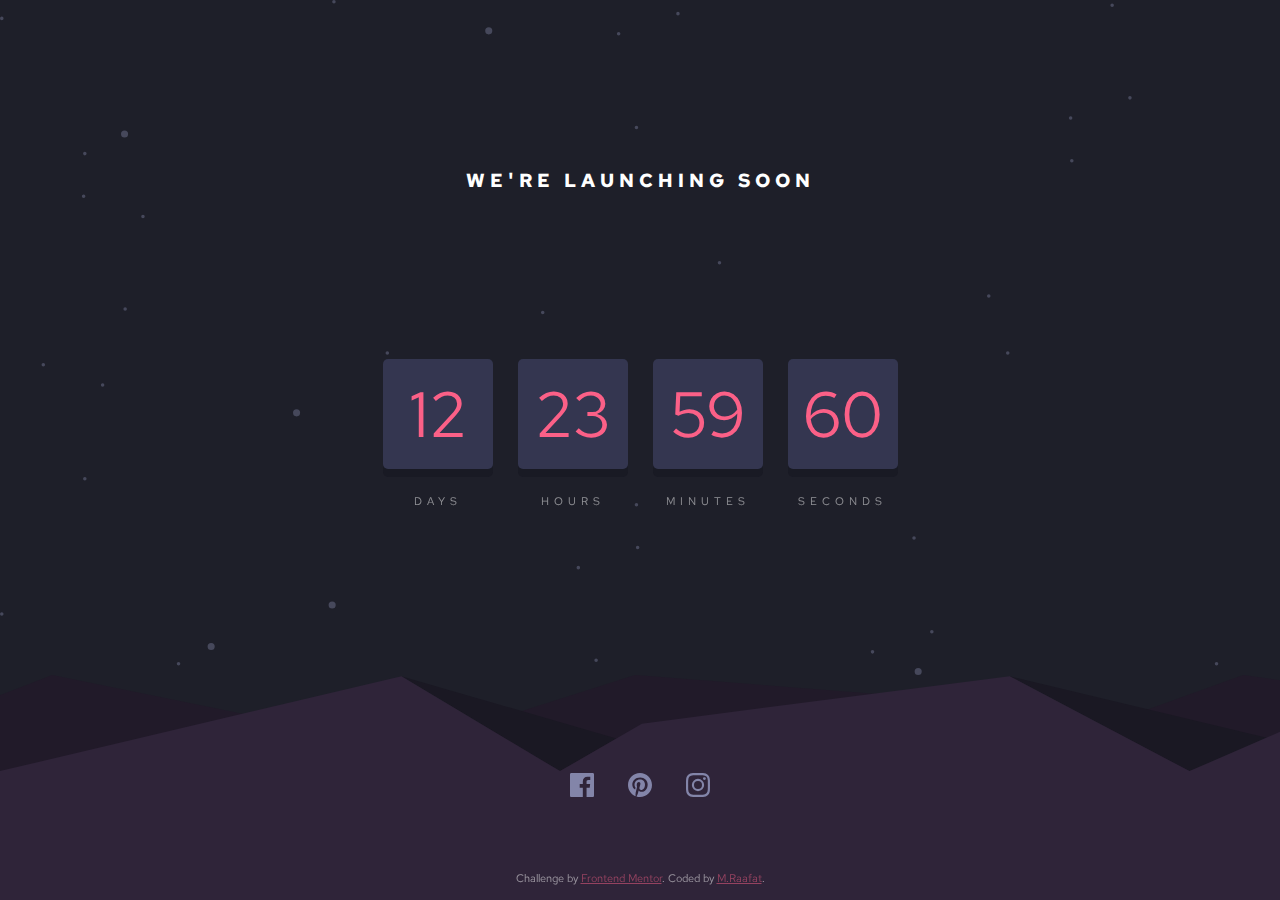
<file: countdown timer/index.html>
<!DOCTYPE html>
<html lang="en">

<head>
    <meta charset="UTF-8">
    <meta name="viewport" content="width=device-width, initial-scale=1.0">
    <!-- displays site properly based on user's device -->

    <link rel="icon" type="image/png" sizes="32x32" href="./images/favicon-32x32.png">
    <link rel="stylesheet" href="styles/styles.css">
    <script src="js/jquery-3.6.0.min.js"></script>
    <script src="js/script.js"></script>

    <title>Frontend Mentor | Launch countdown timer</title>
</head>

<body>
    <main>
        <h1>We're launching soon</h1>
        <div class="counter">
            <div class="card days"></div>
            <div class="card hours"></div>
            <div class="card mins"></div>
            <div class="card seconds"></div>
            <p>Days</p>
            <p>Hours</p>
            <p>Minutes</p>
            <p>Seconds</p>
        </div>
    </main>
    <footer>
        <div class="social-icons">
            <a href="#"><svg xmlns="http://www.w3.org/2000/svg" width="24" height="24"><path d="M22.675 0H1.325C.593 0 0 .593 0 1.325v21.351C0 23.407.593 24 1.325 24H12.82v-9.294H9.692v-3.622h3.128V8.413c0-3.1 1.893-4.788 4.659-4.788 1.325 0 2.463.099 2.795.143v3.24l-1.918.001c-1.504 0-1.795.715-1.795 1.763v2.313h3.587l-.467 3.622h-3.12V24h6.116c.73 0 1.323-.593 1.323-1.325V1.325C24 .593 23.407 0 22.675 0z"/></svg></a>
            <a href="#"><svg xmlns="http://www.w3.org/2000/svg" width="24" height="24"><path d="M12 0C5.373 0 0 5.372 0 12c0 5.084 3.163 9.426 7.627 11.174-.105-.949-.2-2.405.042-3.441.218-.937 1.407-5.965 1.407-5.965s-.359-.719-.359-1.782c0-1.668.967-2.914 2.171-2.914 1.023 0 1.518.769 1.518 1.69 0 1.029-.655 2.568-.994 3.995-.283 1.194.599 2.169 1.777 2.169 2.133 0 3.772-2.249 3.772-5.495 0-2.873-2.064-4.882-5.012-4.882-3.414 0-5.418 2.561-5.418 5.207 0 1.031.397 2.138.893 2.738a.36.36 0 01.083.345l-.333 1.36c-.053.22-.174.267-.402.161-1.499-.698-2.436-2.889-2.436-4.649 0-3.785 2.75-7.262 7.929-7.262 4.163 0 7.398 2.967 7.398 6.931 0 4.136-2.607 7.464-6.227 7.464-1.216 0-2.359-.631-2.75-1.378l-.748 2.853c-.271 1.043-1.002 2.35-1.492 3.146C9.57 23.812 10.763 24 12 24c6.627 0 12-5.373 12-12 0-6.628-5.373-12-12-12z"/></svg></a>
            <a href="#"><svg xmlns="http://www.w3.org/2000/svg" width="24" height="24"><path d="M12 2.163c3.204 0 3.584.012 4.85.07 3.252.148 4.771 1.691 4.919 4.919.058 1.265.069 1.645.069 4.849 0 3.205-.012 3.584-.069 4.849-.149 3.225-1.664 4.771-4.919 4.919-1.266.058-1.644.07-4.85.07-3.204 0-3.584-.012-4.849-.07-3.26-.149-4.771-1.699-4.919-4.92-.058-1.265-.07-1.644-.07-4.849 0-3.204.013-3.583.07-4.849.149-3.227 1.664-4.771 4.919-4.919 1.266-.057 1.645-.069 4.849-.069zM12 0C8.741 0 8.333.014 7.053.072 2.695.272.273 2.69.073 7.052.014 8.333 0 8.741 0 12c0 3.259.014 3.668.072 4.948.2 4.358 2.618 6.78 6.98 6.98C8.333 23.986 8.741 24 12 24c3.259 0 3.668-.014 4.948-.072 4.354-.2 6.782-2.618 6.979-6.98.059-1.28.073-1.689.073-4.948 0-3.259-.014-3.667-.072-4.947-.196-4.354-2.617-6.78-6.979-6.98C15.668.014 15.259 0 12 0zm0 5.838a6.162 6.162 0 100 12.324 6.162 6.162 0 000-12.324zM12 16a4 4 0 110-8 4 4 0 010 8zm6.406-11.845a1.44 1.44 0 100 2.881 1.44 1.44 0 000-2.881z"/></svg></a>
        </div>

        <div class="attribution">
            Challenge by <a href="https://www.frontendmentor.io?ref=challenge" target="_blank">Frontend Mentor</a>. Coded by <a href="#">M.Raafat</a>.
        </div>
    </footer>
</body>

</html>
</file>
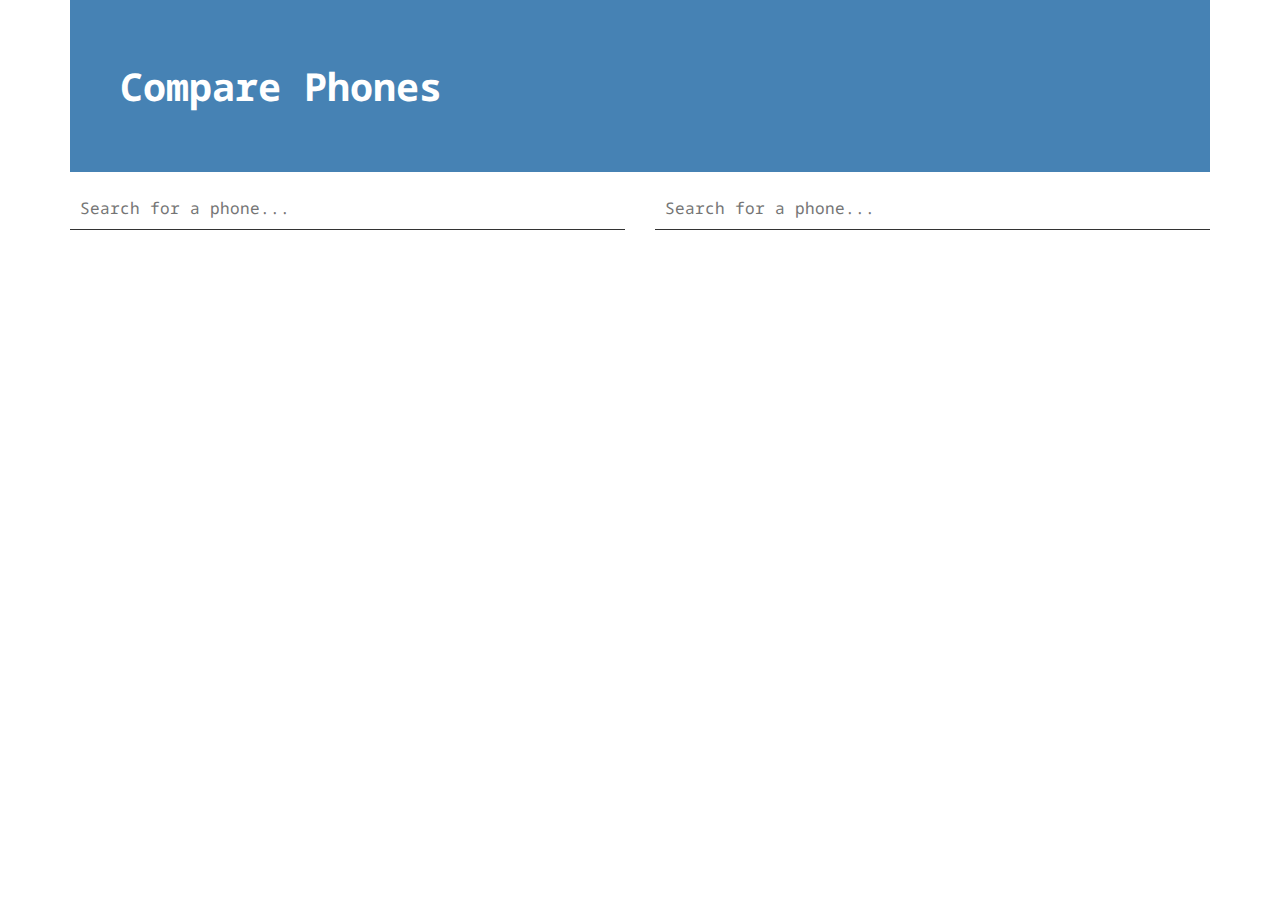
<file: Phones/index.html>
<!DOCTYPE html>
<html lang="en">

<head>
    <meta charset="UTF-8">
    <meta http-equiv="X-UA-Compatible" content="IE=edge">
    <meta name="viewport" content="width=device-width, initial-scale=1.0">
    <meta http-equiv="Content-Security-Policy" content="upgrade-insecure-requests"> 
    <link rel="preconnect" href="https://fonts.googleapis.com">
    <link rel="preconnect" href="https://fonts.gstatic.com" crossorigin>
    <link href="https://fonts.googleapis.com/css2?family=Noto+Sans+Mono:wght@100;400;500;700&display=swap" rel="stylesheet">
    <link rel="stylesheet" href="styles/style.css">
    <link rel="shortcut icon" href="imgs/fav-icon.ico" type="image/x-icon">
    <title>Phones</title>
</head>

<body>
    <div class="container">
        <header>
            <h1>Compare Phones</h1>
        </header>
    </div>
    <div class="container">
        <main>
            <div id="left-side">
                <input type="text" placeholder="Search for a phone...">
                <div class="search-results"></div>
                <div class="summary"></div>
            </div>
            <div id="right-side">
                <input type="text" placeholder="Search for a phone...">
                <div class="search-results"></div>
                <div class="summary"></div>
            </div>
        </main>
    </div>
    <script src="scripts/func.js"></script>
    <script src="scripts/main.js"></script>
</body>

</html>
</file>
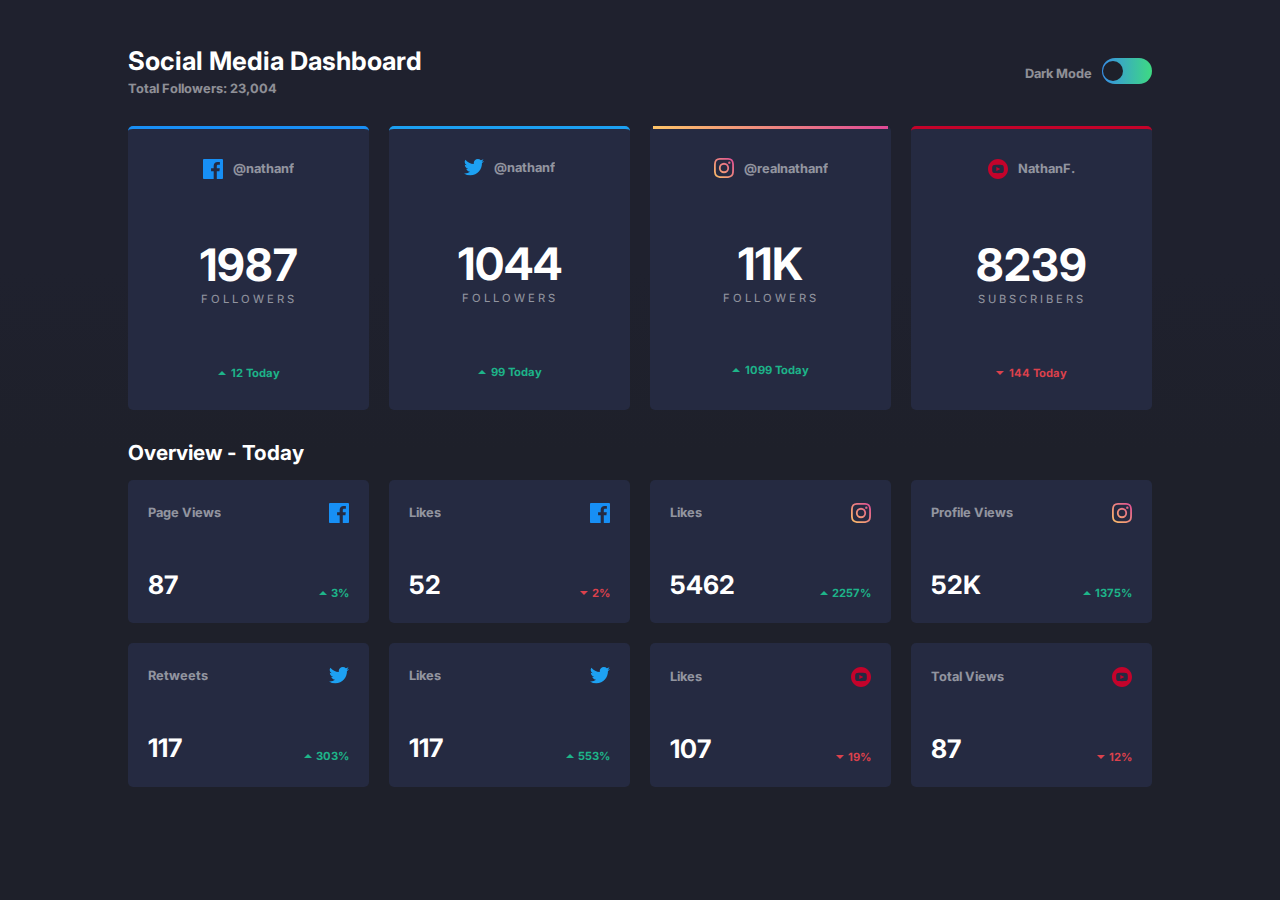
<file: socialmedia dashboard/index.html>
<!DOCTYPE html>
<html lang="en">

<head>
    <meta charset="UTF-8">
    <meta name="viewport" content="width=device-width, initial-scale=1.0">
    <!-- displays site properly based on user's device -->

    <link rel="icon" type="image/png" sizes="32x32" href="./images/favicon-32x32.png">

    <title>Frontend Mentor | [Challenge Name Here]</title>
    <link rel="stylesheet" href="styles/style.css">
    <script src="script/jquery-3.6.0.min.js"></script>
    <script src="script/script.js"></script>
    <!-- Feel free to remove these styles or customise in your own stylesheet 👍 -->
    <style>
        .attribution {
            font-size: 11px;
            text-align: center;
        }
        
        .attribution a {
            color: hsl(228, 45%, 44%);
        }
    </style>
</head>

<body>
    <div class="container">
        <header>
            <h1>Social Media Dashboard<span>Total Followers: 23,004</span></h1>
            <div class="dark-mode"><span id="theme"></span><input type="checkbox" id="check"></div>
        </header>
        <div class="socialmedia-cards">
            <div class="card card1">
                <div class="card-header">
                    <svg xmlns="http://www.w3.org/2000/svg" width="20" height="20"><path fill="#178FF5" d="M18.896 0H1.104C.494 0 0 .494 0 1.104v17.793C0 19.506.494 20 1.104 20h9.58v-7.745H8.076V9.237h2.606V7.01c0-2.583 1.578-3.99 3.883-3.99 1.104 0 2.052.082 2.329.119v2.7h-1.598c-1.254 0-1.496.597-1.496 1.47v1.928h2.989l-.39 3.018h-2.6V20h5.098c.608 0 1.102-.494 1.102-1.104V1.104C20 .494 19.506 0 18.896 0z"/></svg>
                    <h3>@nathanf</h3>
                </div>
                <p class="followers">1987<span>Followers</span></p>
                <p class="rate"><svg xmlns="http://www.w3.org/2000/svg" width="8" height="4"><path fill="#1EB589" fill-rule="evenodd" d="M0 4l4-4 4 4z"/></svg>12 Today</p>
            </div>
            <div class="card card2">
                <div class="card-header">
                    <svg xmlns="http://www.w3.org/2000/svg" width="20" height="17"><path fill="#1DA1F2" d="M20 1.924a8.192 8.192 0 01-2.357.646A4.11 4.11 0 0019.448.3a8.22 8.22 0 01-2.606.996A4.096 4.096 0 0013.847 0c-2.65 0-4.596 2.472-3.998 5.037A11.648 11.648 0 011.392.752a4.109 4.109 0 001.27 5.478 4.086 4.086 0 01-1.858-.513C.76 7.616 2.122 9.395 4.095 9.79a4.113 4.113 0 01-1.853.07 4.106 4.106 0 003.833 2.849A8.25 8.25 0 010 14.41a11.616 11.616 0 006.29 1.843c7.618 0 11.922-6.434 11.663-12.205A8.354 8.354 0 0020 1.924z"/></svg>
                    <h3>@nathanf</h3>
                </div>
                <p class="followers">1044<span>Followers</span></p>
                <p class="rate"><svg xmlns="http://www.w3.org/2000/svg" width="8" height="4"><path fill="#1EB589" fill-rule="evenodd" d="M0 4l4-4 4 4z"/></svg>99 Today</p>
            </div>
            <div class="card card3">
                <div class="card-header">
                    <svg xmlns="http://www.w3.org/2000/svg" width="20" height="20"><defs><linearGradient id="a" x1="100%" x2="0%" y1="0%" y2="100%"><stop offset="0%" stop-color="#DF4896"/><stop offset="50.913%" stop-color="#EE877E"/><stop offset="100%" stop-color="#FDC366"/></linearGradient></defs><path fill="url(#a)" d="M10 1.802c2.67 0 2.987.01 4.042.059 2.71.123 3.975 1.409 4.099 4.099.048 1.054.057 1.37.057 4.04 0 2.672-.01 2.988-.057 4.042-.124 2.687-1.387 3.975-4.1 4.099-1.054.048-1.37.058-4.041.058-2.67 0-2.987-.01-4.04-.058-2.717-.124-3.977-1.416-4.1-4.1-.048-1.054-.058-1.37-.058-4.041 0-2.67.01-2.986.058-4.04.124-2.69 1.387-3.977 4.1-4.1 1.054-.048 1.37-.058 4.04-.058zM10 0C7.284 0 6.944.012 5.878.06 2.246.227.228 2.242.06 5.877.01 6.944 0 7.284 0 10s.012 3.057.06 4.123c.167 3.632 2.182 5.65 5.817 5.817 1.067.048 1.407.06 4.123.06s3.057-.012 4.123-.06c3.629-.167 5.652-2.182 5.816-5.817.05-1.066.061-1.407.061-4.123s-.012-3.056-.06-4.122C19.777 2.249 17.76.228 14.124.06 13.057.01 12.716 0 10 0zm0 4.865a5.135 5.135 0 100 10.27 5.135 5.135 0 000-10.27zm0 8.468a3.333 3.333 0 110-6.666 3.333 3.333 0 010 6.666zm5.338-9.87a1.2 1.2 0 100 2.4 1.2 1.2 0 000-2.4z"/></svg>
                    <h3>@realnathanf</h3>
                </div>
                <p class="followers">11K<span>Followers</span></p>
                <p class="rate"><svg xmlns="http://www.w3.org/2000/svg" width="8" height="4"><path fill="#1EB589" fill-rule="evenodd" d="M0 4l4-4 4 4z"/></svg>1099 Today</p>
            </div>
            <div class="card card4">
                <div class="card-header">
                    <svg xmlns="http://www.w3.org/2000/svg" width="20" height="20"><path fill="#C4032B" d="M10 0C4.478 0 0 4.478 0 10c0 5.523 4.478 10 10 10 5.523 0 10-4.477 10-10 0-5.522-4.477-10-10-10zm3.7 14.077c-1.75.12-5.652.12-7.402 0-1.896-.13-2.117-1.059-2.131-4.077.014-3.024.237-3.947 2.131-4.077 1.75-.12 5.652-.12 7.403 0 1.897.13 2.117 1.059 2.132 4.077-.015 3.024-.237 3.947-2.132 4.077zM8.334 8.048l4.098 1.949-4.098 1.955V8.048z"/></svg>
                    <h3>NathanF.</h3>
                </div>
                <p class="followers">8239<span>Subscribers</span></p>
                <p class="rate red"><svg xmlns="http://www.w3.org/2000/svg" width="8" height="4"><path fill="#DC414C" fill-rule="evenodd" d="M0 0l4 4 4-4z"/></svg>144 Today</p>
            </div>
        </div>
        <h2>Overview - Today</h2>
        <div class="statistics-cards">
            <div class="card card1">
                <div class="row1">
                    <p>Page Views</p><svg xmlns="http://www.w3.org/2000/svg" width="20" height="20"><path fill="#178FF5" d="M18.896 0H1.104C.494 0 0 .494 0 1.104v17.793C0 19.506.494 20 1.104 20h9.58v-7.745H8.076V9.237h2.606V7.01c0-2.583 1.578-3.99 3.883-3.99 1.104 0 2.052.082 2.329.119v2.7h-1.598c-1.254 0-1.496.597-1.496 1.47v1.928h2.989l-.39 3.018h-2.6V20h5.098c.608 0 1.102-.494 1.102-1.104V1.104C20 .494 19.506 0 18.896 0z"/></svg>
                </div>
                <div class="row2">
                    <p>87 </p> <span><svg xmlns="http://www.w3.org/2000/svg" width="8" height="4"><path fill="#1EB589" fill-rule="evenodd" d="M0 4l4-4 4 4z"/></svg>3%</span>
                </div>
            </div>
            <div class="card card2">
                <div class="row1">
                    <p>Likes</p><svg xmlns="http://www.w3.org/2000/svg" width="20" height="20"><path fill="#178FF5" d="M18.896 0H1.104C.494 0 0 .494 0 1.104v17.793C0 19.506.494 20 1.104 20h9.58v-7.745H8.076V9.237h2.606V7.01c0-2.583 1.578-3.99 3.883-3.99 1.104 0 2.052.082 2.329.119v2.7h-1.598c-1.254 0-1.496.597-1.496 1.47v1.928h2.989l-.39 3.018h-2.6V20h5.098c.608 0 1.102-.494 1.102-1.104V1.104C20 .494 19.506 0 18.896 0z"/></svg>
                </div>
                <div class="row2">
                    <p class="red">52 </p> <span class="red"><svg xmlns="http://www.w3.org/2000/svg" width="8" height="4"><path fill="#DC414C" fill-rule="evenodd" d="M0 0l4 4 4-4z"/></svg>2%</span>
                </div>
            </div>
            <div class="card card3">
                <div class="row1">
                    <p>Likes</p><svg xmlns="http://www.w3.org/2000/svg" width="20" height="20"><defs><linearGradient id="a" x1="100%" x2="0%" y1="0%" y2="100%"><stop offset="0%" stop-color="#DF4896"/><stop offset="50.913%" stop-color="#EE877E"/><stop offset="100%" stop-color="#FDC366"/></linearGradient></defs><path fill="url(#a)" d="M10 1.802c2.67 0 2.987.01 4.042.059 2.71.123 3.975 1.409 4.099 4.099.048 1.054.057 1.37.057 4.04 0 2.672-.01 2.988-.057 4.042-.124 2.687-1.387 3.975-4.1 4.099-1.054.048-1.37.058-4.041.058-2.67 0-2.987-.01-4.04-.058-2.717-.124-3.977-1.416-4.1-4.1-.048-1.054-.058-1.37-.058-4.041 0-2.67.01-2.986.058-4.04.124-2.69 1.387-3.977 4.1-4.1 1.054-.048 1.37-.058 4.04-.058zM10 0C7.284 0 6.944.012 5.878.06 2.246.227.228 2.242.06 5.877.01 6.944 0 7.284 0 10s.012 3.057.06 4.123c.167 3.632 2.182 5.65 5.817 5.817 1.067.048 1.407.06 4.123.06s3.057-.012 4.123-.06c3.629-.167 5.652-2.182 5.816-5.817.05-1.066.061-1.407.061-4.123s-.012-3.056-.06-4.122C19.777 2.249 17.76.228 14.124.06 13.057.01 12.716 0 10 0zm0 4.865a5.135 5.135 0 100 10.27 5.135 5.135 0 000-10.27zm0 8.468a3.333 3.333 0 110-6.666 3.333 3.333 0 010 6.666zm5.338-9.87a1.2 1.2 0 100 2.4 1.2 1.2 0 000-2.4z"/></svg>
                </div>
                <div class="row2">
                    <p>5462</p> <span><svg xmlns="http://www.w3.org/2000/svg" width="8" height="4"><path fill="#1EB589" fill-rule="evenodd" d="M0 4l4-4 4 4z"/></svg>2257%</span>
                </div>
            </div>
            <div class="card card4">
                <div class="row1">
                    <p>Profile Views</p><svg xmlns="http://www.w3.org/2000/svg" width="20" height="20"><defs><linearGradient id="a" x1="100%" x2="0%" y1="0%" y2="100%"><stop offset="0%" stop-color="#DF4896"/><stop offset="50.913%" stop-color="#EE877E"/><stop offset="100%" stop-color="#FDC366"/></linearGradient></defs><path fill="url(#a)" d="M10 1.802c2.67 0 2.987.01 4.042.059 2.71.123 3.975 1.409 4.099 4.099.048 1.054.057 1.37.057 4.04 0 2.672-.01 2.988-.057 4.042-.124 2.687-1.387 3.975-4.1 4.099-1.054.048-1.37.058-4.041.058-2.67 0-2.987-.01-4.04-.058-2.717-.124-3.977-1.416-4.1-4.1-.048-1.054-.058-1.37-.058-4.041 0-2.67.01-2.986.058-4.04.124-2.69 1.387-3.977 4.1-4.1 1.054-.048 1.37-.058 4.04-.058zM10 0C7.284 0 6.944.012 5.878.06 2.246.227.228 2.242.06 5.877.01 6.944 0 7.284 0 10s.012 3.057.06 4.123c.167 3.632 2.182 5.65 5.817 5.817 1.067.048 1.407.06 4.123.06s3.057-.012 4.123-.06c3.629-.167 5.652-2.182 5.816-5.817.05-1.066.061-1.407.061-4.123s-.012-3.056-.06-4.122C19.777 2.249 17.76.228 14.124.06 13.057.01 12.716 0 10 0zm0 4.865a5.135 5.135 0 100 10.27 5.135 5.135 0 000-10.27zm0 8.468a3.333 3.333 0 110-6.666 3.333 3.333 0 010 6.666zm5.338-9.87a1.2 1.2 0 100 2.4 1.2 1.2 0 000-2.4z"/></svg>
                </div>
                <div class="row2">
                    <p>52K </p> <span><svg xmlns="http://www.w3.org/2000/svg" width="8" height="4"><path fill="#1EB589" fill-rule="evenodd" d="M0 4l4-4 4 4z"/></svg>1375%</span>
                </div>
            </div>
            <div class="card card5">
                <div class="row1">
                    <p>Retweets</p><svg xmlns="http://www.w3.org/2000/svg" width="20" height="17"><path fill="#1DA1F2" d="M20 1.924a8.192 8.192 0 01-2.357.646A4.11 4.11 0 0019.448.3a8.22 8.22 0 01-2.606.996A4.096 4.096 0 0013.847 0c-2.65 0-4.596 2.472-3.998 5.037A11.648 11.648 0 011.392.752a4.109 4.109 0 001.27 5.478 4.086 4.086 0 01-1.858-.513C.76 7.616 2.122 9.395 4.095 9.79a4.113 4.113 0 01-1.853.07 4.106 4.106 0 003.833 2.849A8.25 8.25 0 010 14.41a11.616 11.616 0 006.29 1.843c7.618 0 11.922-6.434 11.663-12.205A8.354 8.354 0 0020 1.924z"/></svg>
                </div>
                <div class="row2">
                    <p>117</p> <span><svg xmlns="http://www.w3.org/2000/svg" width="8" height="4"><path fill="#1EB589" fill-rule="evenodd" d="M0 4l4-4 4 4z"/></svg>303%</span>
                </div>
            </div>
            <div class="card card6">
                <div class="row1">
                    <p>Likes</p><svg xmlns="http://www.w3.org/2000/svg" width="20" height="17"><path fill="#1DA1F2" d="M20 1.924a8.192 8.192 0 01-2.357.646A4.11 4.11 0 0019.448.3a8.22 8.22 0 01-2.606.996A4.096 4.096 0 0013.847 0c-2.65 0-4.596 2.472-3.998 5.037A11.648 11.648 0 011.392.752a4.109 4.109 0 001.27 5.478 4.086 4.086 0 01-1.858-.513C.76 7.616 2.122 9.395 4.095 9.79a4.113 4.113 0 01-1.853.07 4.106 4.106 0 003.833 2.849A8.25 8.25 0 010 14.41a11.616 11.616 0 006.29 1.843c7.618 0 11.922-6.434 11.663-12.205A8.354 8.354 0 0020 1.924z"/></svg>
                </div>
                <div class="row2">
                    <p>117</p> <span><svg xmlns="http://www.w3.org/2000/svg" width="8" height="4"><path fill="#1EB589" fill-rule="evenodd" d="M0 4l4-4 4 4z"/></svg>553%</span>
                </div>
            </div>
            <div class="card card7">
                <div class="row1">
                    <p>Likes</p><svg xmlns="http://www.w3.org/2000/svg" width="20" height="20"><path fill="#C4032B" d="M10 0C4.478 0 0 4.478 0 10c0 5.523 4.478 10 10 10 5.523 0 10-4.477 10-10 0-5.522-4.477-10-10-10zm3.7 14.077c-1.75.12-5.652.12-7.402 0-1.896-.13-2.117-1.059-2.131-4.077.014-3.024.237-3.947 2.131-4.077 1.75-.12 5.652-.12 7.403 0 1.897.13 2.117 1.059 2.132 4.077-.015 3.024-.237 3.947-2.132 4.077zM8.334 8.048l4.098 1.949-4.098 1.955V8.048z"/></svg>
                </div>
                <div class="row2">
                    <p>107 </p> <span class="red"><svg xmlns="http://www.w3.org/2000/svg" width="8" height="4"><path fill="#DC414C" fill-rule="evenodd" d="M0 0l4 4 4-4z"/></svg>19%</span>
                </div>
            </div>
            <div class="card card8">
                <div class="row1">
                    <p>Total Views</p><svg xmlns="http://www.w3.org/2000/svg" width="20" height="20"><path fill="#C4032B" d="M10 0C4.478 0 0 4.478 0 10c0 5.523 4.478 10 10 10 5.523 0 10-4.477 10-10 0-5.522-4.477-10-10-10zm3.7 14.077c-1.75.12-5.652.12-7.402 0-1.896-.13-2.117-1.059-2.131-4.077.014-3.024.237-3.947 2.131-4.077 1.75-.12 5.652-.12 7.403 0 1.897.13 2.117 1.059 2.132 4.077-.015 3.024-.237 3.947-2.132 4.077zM8.334 8.048l4.098 1.949-4.098 1.955V8.048z"/></svg>
                </div>
                <div class="row2">
                    <p>87 </p> <span class="red"><svg xmlns="http://www.w3.org/2000/svg" width="8" height="4"><path fill="#DC414C" fill-rule="evenodd" d="M0 0l4 4 4-4z"/></svg></svg>12%</span>
                </div>
            </div>
        </div>
    </div>
    <!--Likes 52 2% Likes 5462 2257% Profile Views 52k 1375% Retweets 117 303% Likes 507 553% Likes 107 19% Total Views 1407 12%-->

    <!--<div class="attribution">
    Challenge by <a href="https://www.frontendmentor.io?ref=challenge" target="_blank">Frontend Mentor</a>. 
    Coded by <a href="#">Your Name Here</a>.
  </div>-->
</body>

</html>
</file>
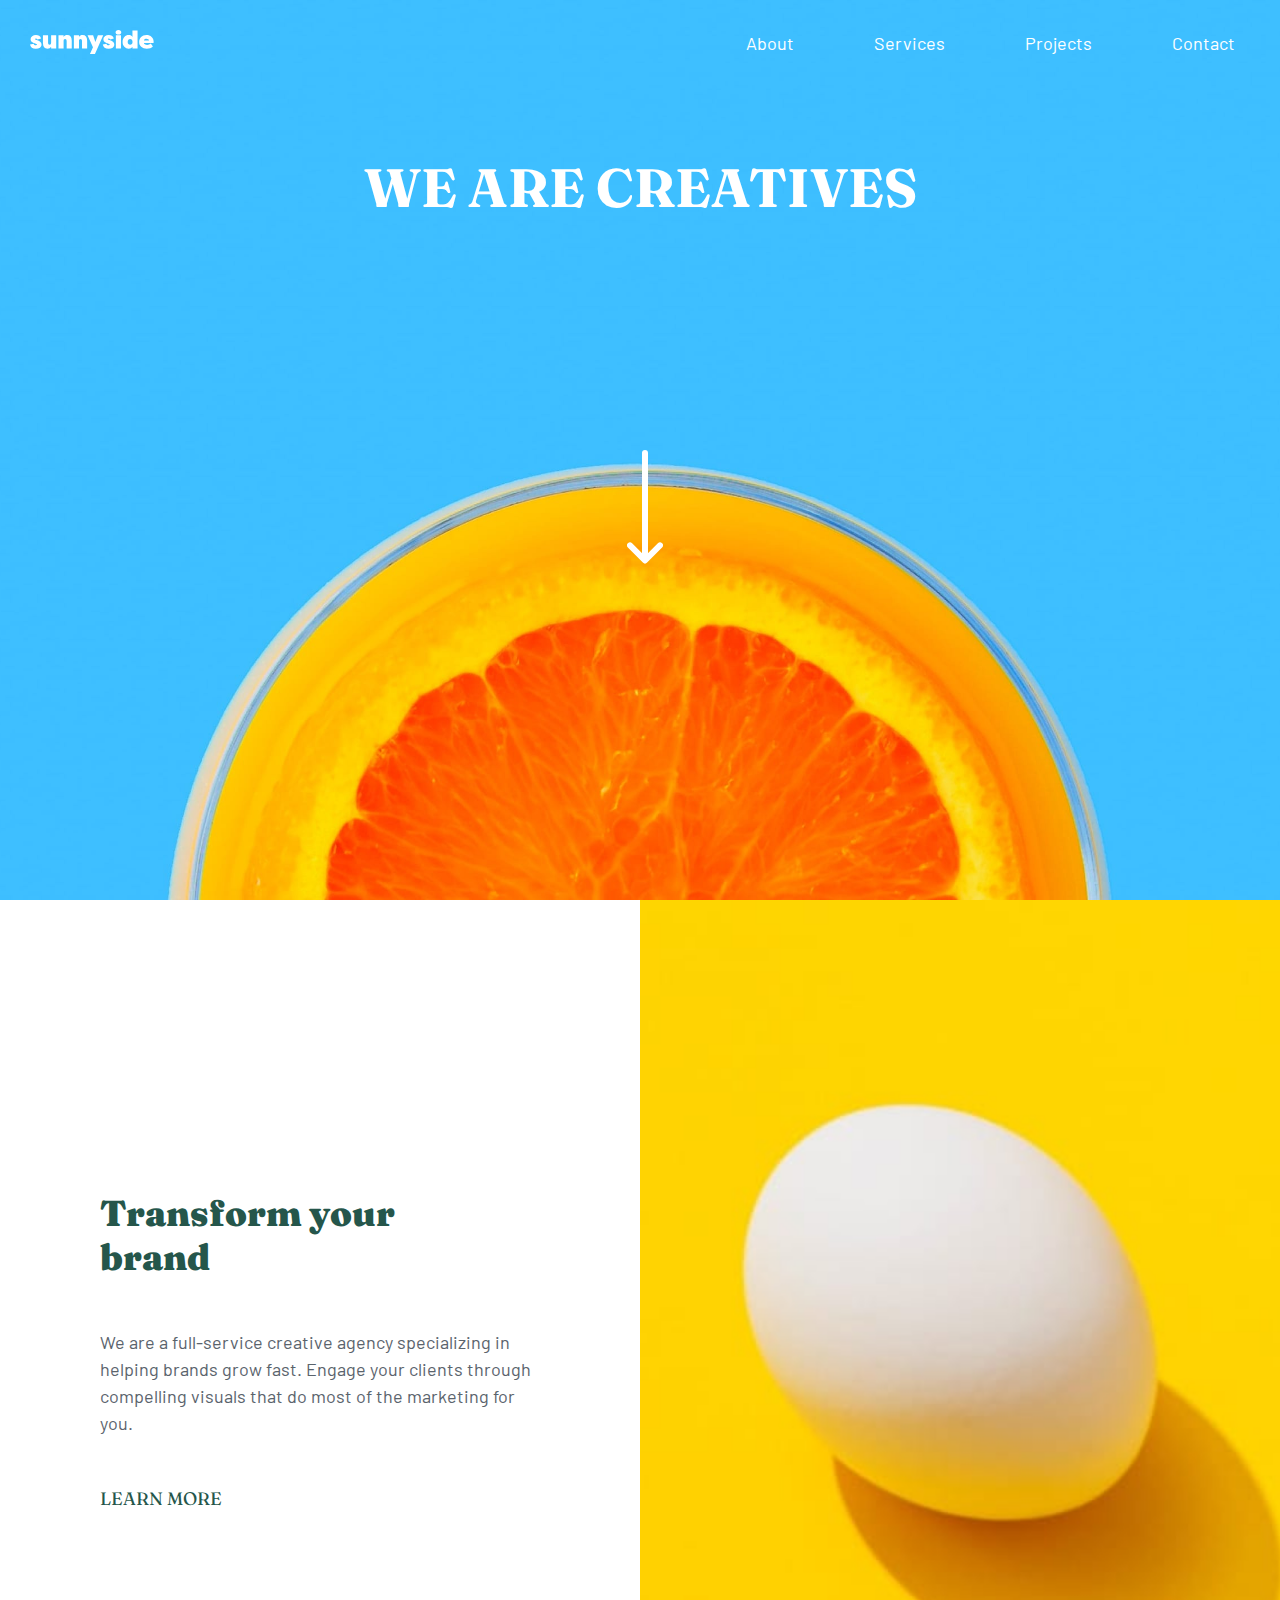
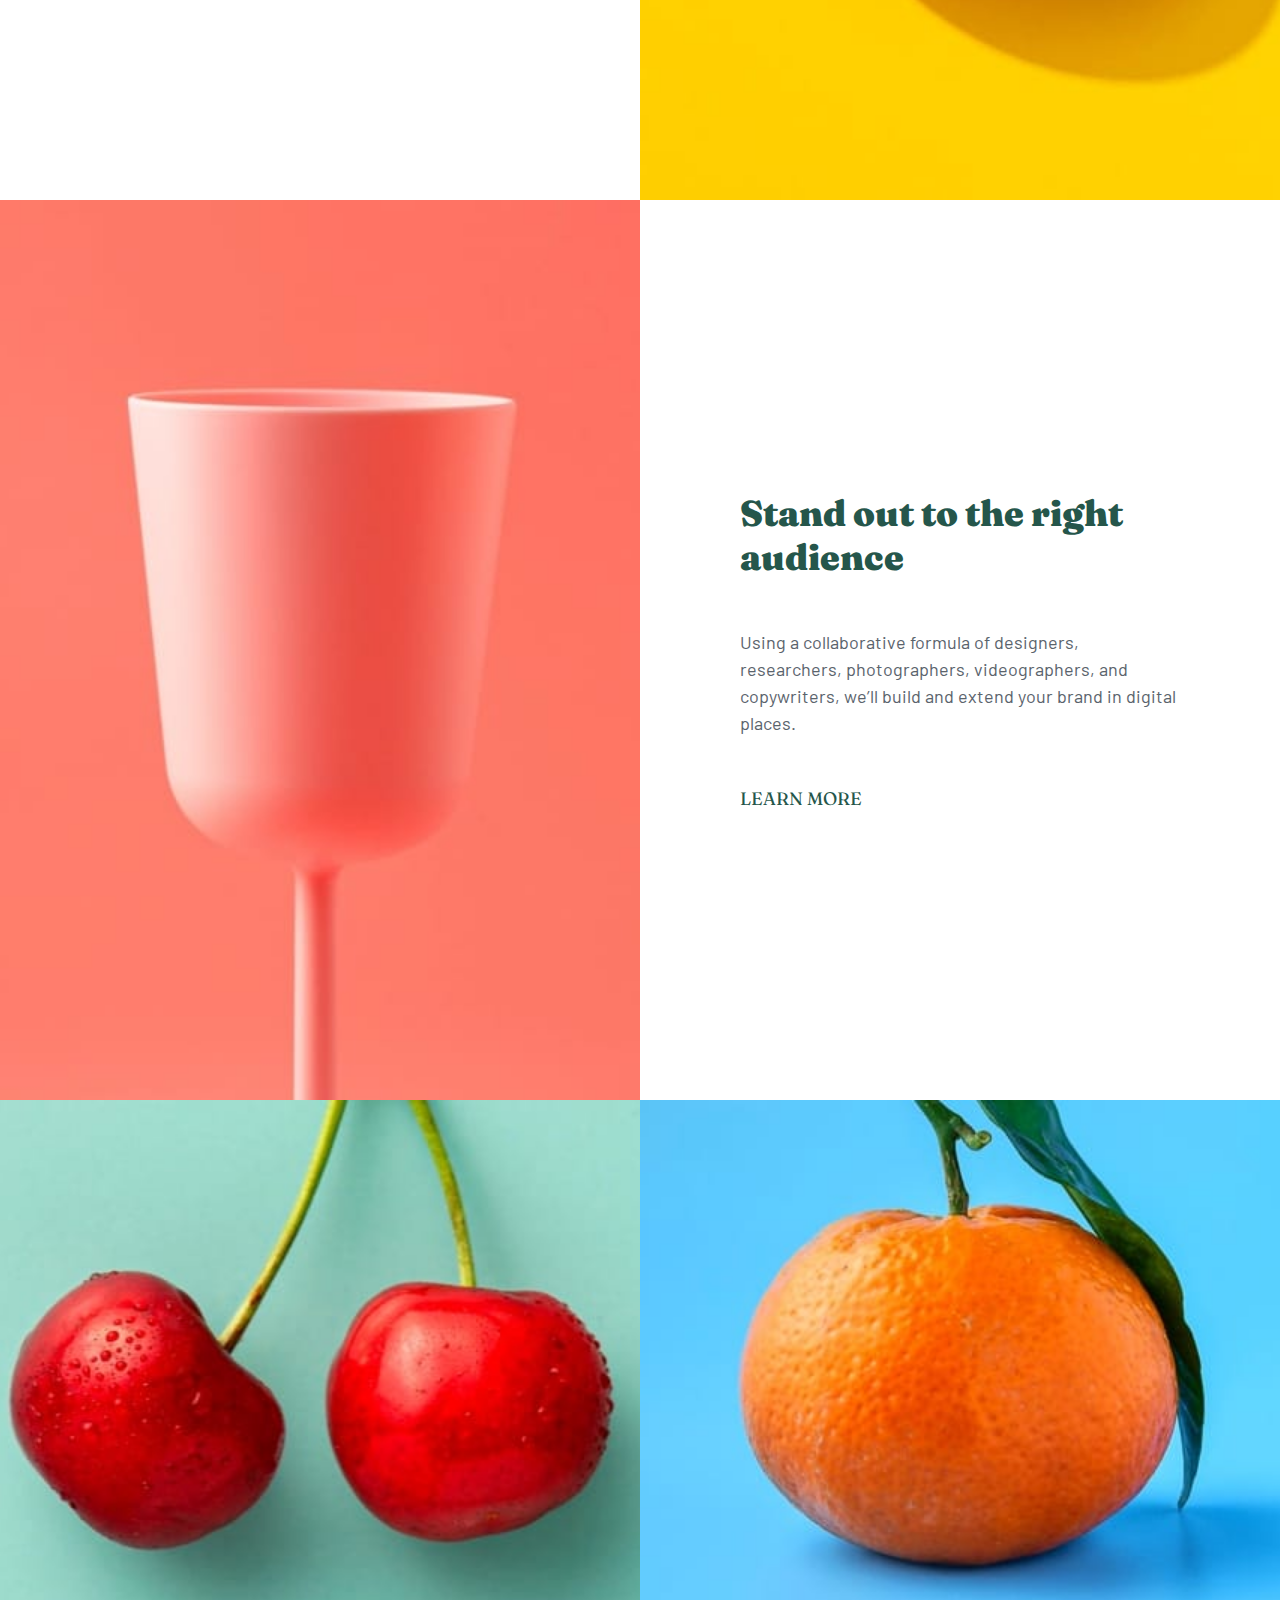
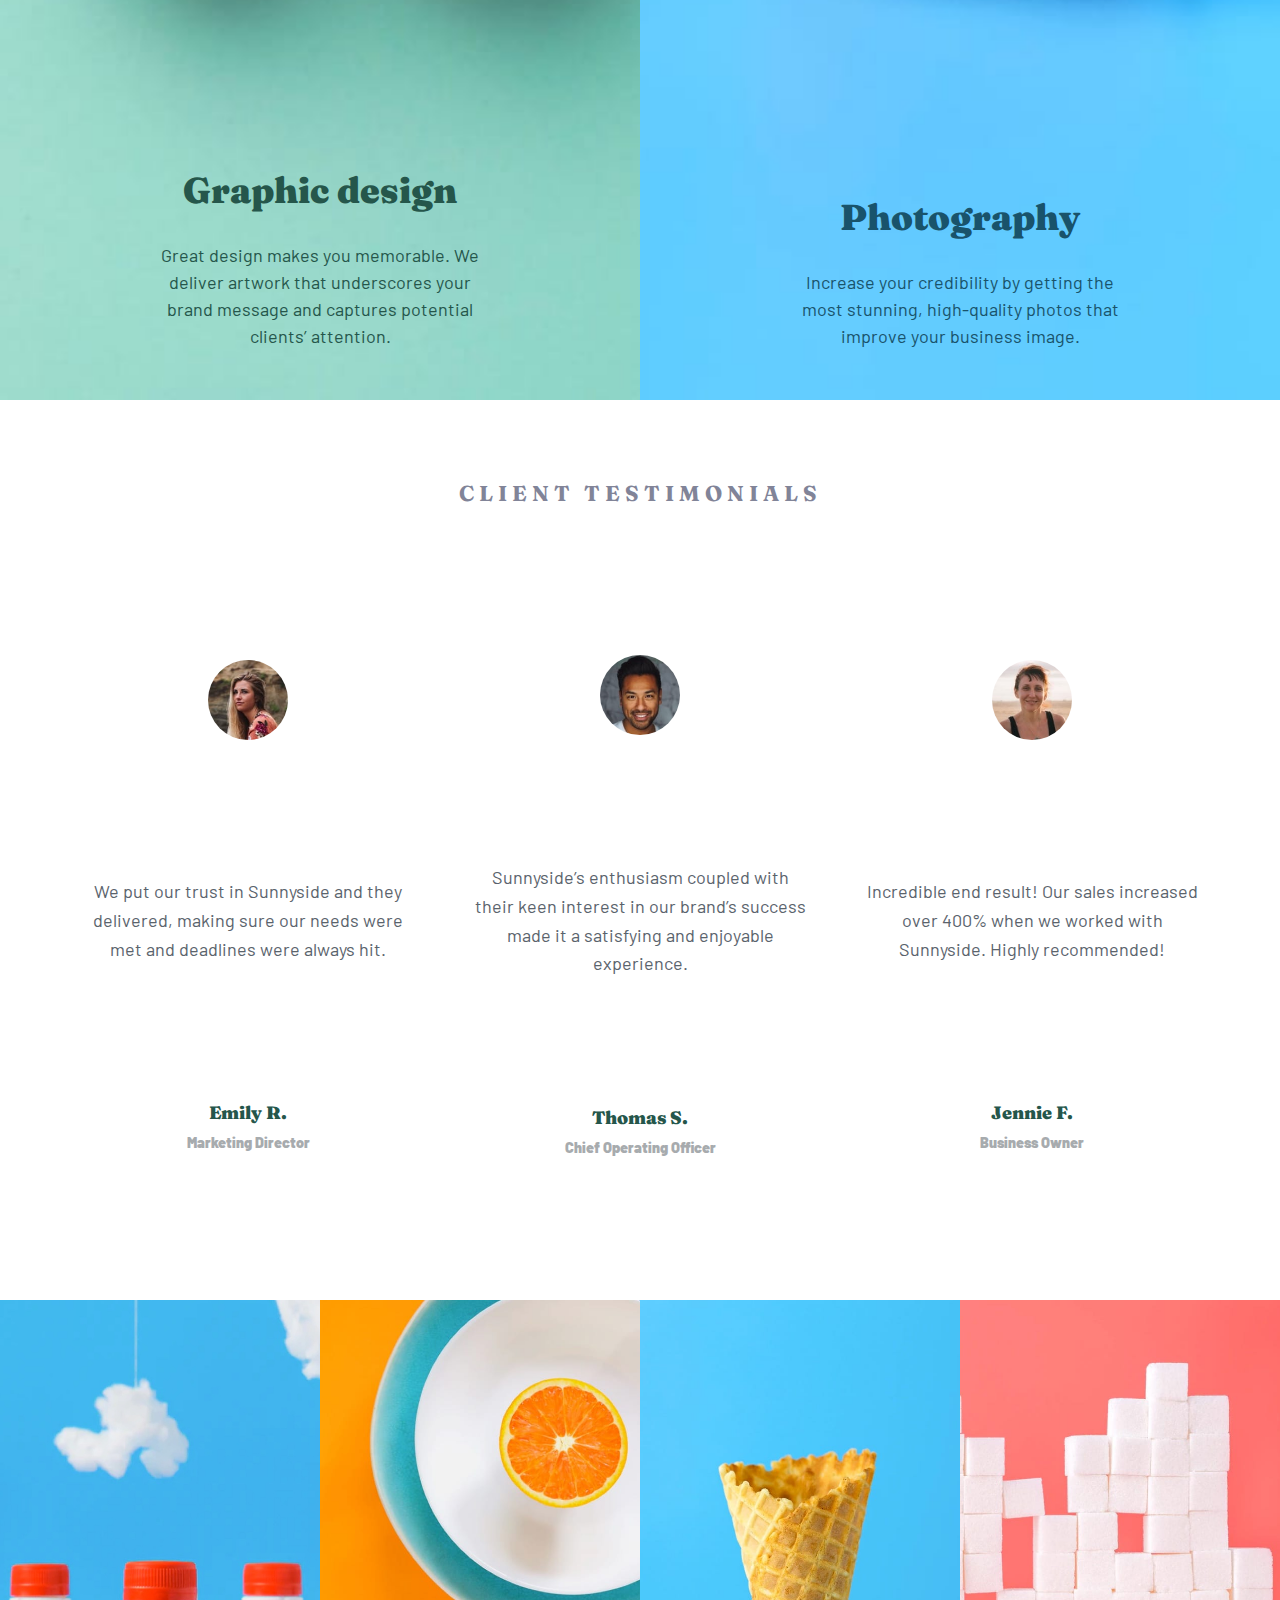
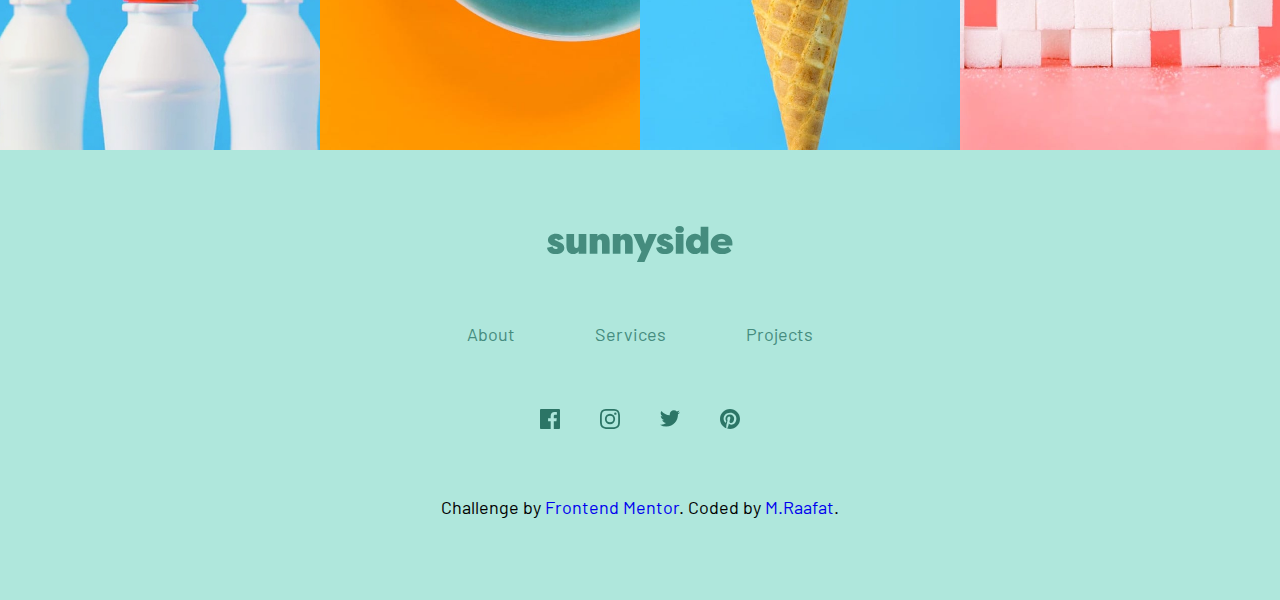
<file: sunnyside/index.html>
<!DOCTYPE html>
<html lang="en">

<head>
    <meta charset="UTF-8">
    <meta http-equiv="X-UA-Compatible" content="IE=edge">
    <meta name="viewport" content="width=device-width, initial-scale=1.0">
    <link rel="stylesheet" href="styles/styles.css">
    <script src="js/jquery-3.6.0.min.js"></script>
    <script src="js/script.js"></script>
    <title>Frontend Mentor | Sunnyside agency landing page</title>
</head>

<body>
    <img class="arrow" src="images/icon-arrow-down.svg" alt="">
    <header>
        <nav>
            <a href="#"><img class="logo" src="images/logo.svg" alt="logo"></a>
            <ul id="list">
                <li><a href="#">about</a></li>
                <li><a href="#">services</a></li>
                <li><a href="#">projects</a></li>
                <li><a href="#">contact</a></li>
            </ul>
            <img class="ham" src="images/icon-hamburger.svg" alt="">
        </nav>
        <h1>we are creatives</h1>
    </header>
    <section class="section1">
        <div class="left">
            <h4>Transform your brand</h4>
            <p>We are a full-service creative agency specializing in helping brands grow fast. Engage your clients through compelling visuals that do most of the marketing for you.</p>
            <a href="#">Learn more</a>
        </div>
        <div class="right"></div>
    </section>
    <section class="section2">
        <div class="left"></div>
        <div class="right">
            <h4>Stand out to the right audience</h4>
            <p>Using a collaborative formula of designers, researchers, photographers, videographers, and copywriters, we’ll build and extend your brand in digital places.</p>
            <a href="#">Learn more</a>
        </div>
    </section>
    <section class="section3">
        <div class="left">
            <h4>Graphic design</h4>
            <p>Great design makes you memorable. We deliver artwork that underscores your brand message and captures potential clients’ attention.</p>
        </div>
        <div class="right">
            <h4>Photography</h4>
            <p>Increase your credibility by getting the most stunning, high-quality photos that improve your business image.</p>
        </div>
    </section>
    <section class="section4">
        <h2>Client testimonials</h2>
        <div class="testimonials">
            <div class="testimonial">
                <img src="images/image-emily.jpg" alt="">
                <p>We put our trust in Sunnyside and they delivered, making sure our needs were met and deadlines were always hit.</p>
                <h5>Emily R.<br><span>Marketing Director</span></h5>
            </div>
            <div class="testimonial">
                <img src="images/image-thomas.jpg" alt="">
                <p>Sunnyside’s enthusiasm coupled with their keen interest in our brand’s success made it a satisfying and enjoyable experience.</p>
                <h5>Thomas S. <br><span>Chief Operating Officer</span></h5>
            </div>
            <div class="testimonial">
                <img src="images/image-jennie.jpg" alt="">
                <p>Incredible end result! Our sales increased over 400% when we worked with Sunnyside. Highly recommended!</p>
                <h5>Jennie F. <br><span>Business Owner</span></h5>
            </div>
        </div>
    </section>
    <footer>
        <section class="section5">
            <div class="img1"></div>
            <div class="img2"></div>
            <div class="img3"></div>
            <div class="img4"></div>
        </section>
        <div class="footer">
            <a href="#"><img class="logo" src="images/logo2.svg" alt="logo"></a>
            <ul>
                <li><a href="#">about</a></li>
                <li><a href="#">services</a></li>
                <li><a href="#">projects</a></li>
            </ul>
            <ul>
                <li>
                    <a href="#">
                        <svg width="20" height="20" xmlns="http://www.w3.org/2000/svg"><path d="M18.896 0H1.104C.494 0 0 .494 0 1.104v17.793C0 19.506.494 20 1.104 20h9.58v-7.745H8.076V9.237h2.606V7.01c0-2.583 1.578-3.99 3.883-3.99 1.104 0 2.052.082 2.329.119v2.7h-1.598c-1.254 0-1.496.597-1.496 1.47v1.928h2.989l-.39 3.018h-2.6V20h5.098c.608 0 1.102-.494 1.102-1.104V1.104C20 .494 19.506 0 18.896 0z" fill-rule="nonzero"/></svg>
                    </a>
                </li>
                <li>
                    <a href="#">
                        <svg width="20" height="20" xmlns="http://www.w3.org/2000/svg"><path d="M10 1.802c2.67 0 2.987.01 4.042.059 2.71.123 3.975 1.409 4.099 4.099.048 1.054.057 1.37.057 4.04 0 2.672-.01 2.988-.057 4.042-.124 2.687-1.387 3.975-4.1 4.099-1.054.048-1.37.058-4.041.058-2.67 0-2.987-.01-4.04-.058-2.718-.124-3.977-1.416-4.1-4.1-.048-1.054-.058-1.37-.058-4.041 0-2.67.01-2.986.058-4.04.124-2.69 1.387-3.977 4.1-4.1 1.054-.048 1.37-.058 4.04-.058zM10 0C7.284 0 6.944.012 5.877.06 2.246.227.227 2.242.061 5.877.01 6.944 0 7.284 0 10s.012 3.057.06 4.123c.167 3.632 2.182 5.65 5.817 5.817 1.067.048 1.407.06 4.123.06s3.057-.012 4.123-.06c3.629-.167 5.652-2.182 5.816-5.817.05-1.066.061-1.407.061-4.123s-.012-3.056-.06-4.122C19.777 2.249 17.76.228 14.124.06 13.057.01 12.716 0 10 0zm0 4.865a5.135 5.135 0 100 10.27 5.135 5.135 0 000-10.27zm0 8.468a3.333 3.333 0 110-6.666 3.333 3.333 0 010 6.666zm5.338-9.87a1.2 1.2 0 100 2.4 1.2 1.2 0 000-2.4z" fill-rule="nonzero"/></svg>
                    </a>
                </li>
                <li>
                    <a href="#">
                        <svg width="20" height="17" xmlns="http://www.w3.org/2000/svg"><path d="M20 2.172a8.192 8.192 0 01-2.357.646 4.11 4.11 0 001.805-2.27 8.22 8.22 0 01-2.606.996A4.096 4.096 0 0013.847.248c-2.65 0-4.596 2.472-3.998 5.037A11.648 11.648 0 011.392 1a4.109 4.109 0 001.27 5.478 4.086 4.086 0 01-1.858-.513c-.045 1.9 1.318 3.679 3.291 4.075a4.113 4.113 0 01-1.853.07 4.106 4.106 0 003.833 2.849A8.25 8.25 0 010 14.658a11.616 11.616 0 006.29 1.843c7.618 0 11.923-6.434 11.663-12.205A8.354 8.354 0 0020 2.172z" fill-rule="nonzero"/></svg>
                    </a>
                </li>
                <li>
                    <a href="#">
                        <svg width="20" height="20" xmlns="http://www.w3.org/2000/svg"><path d="M10 0C4.477 0 0 4.477 0 10c0 4.237 2.636 7.855 6.356 9.312-.088-.791-.167-2.005.035-2.868.181-.78 1.172-4.97 1.172-4.97s-.299-.6-.299-1.486c0-1.39.806-2.428 1.81-2.428.852 0 1.264.64 1.264 1.408 0 .858-.546 2.14-.828 3.33-.236.995.5 1.807 1.48 1.807 1.778 0 3.144-1.874 3.144-4.58 0-2.393-1.72-4.068-4.176-4.068-2.845 0-4.516 2.135-4.516 4.34 0 .859.331 1.781.745 2.281a.3.3 0 01.069.288l-.278 1.133c-.044.183-.145.223-.335.134-1.249-.581-2.03-2.407-2.03-3.874 0-3.154 2.292-6.052 6.608-6.052 3.469 0 6.165 2.473 6.165 5.776 0 3.447-2.173 6.22-5.19 6.22-1.013 0-1.965-.525-2.291-1.148l-.623 2.378c-.226.869-.835 1.958-1.244 2.621.937.29 1.931.446 2.962.446 5.523 0 10-4.477 10-10S15.523 0 10 0z" fill-rule="nonzero"/></svg>
                    </a>
                </li>
            </ul>
            <div class="attribution">
                Challenge by <a href="https://www.frontendmentor.io?ref=challenge" target="_blank">Frontend Mentor</a>. Coded by <a href="#">M.Raafat</a>.
            </div>
        </div>
    </footer>
</body>

</html>
</file>
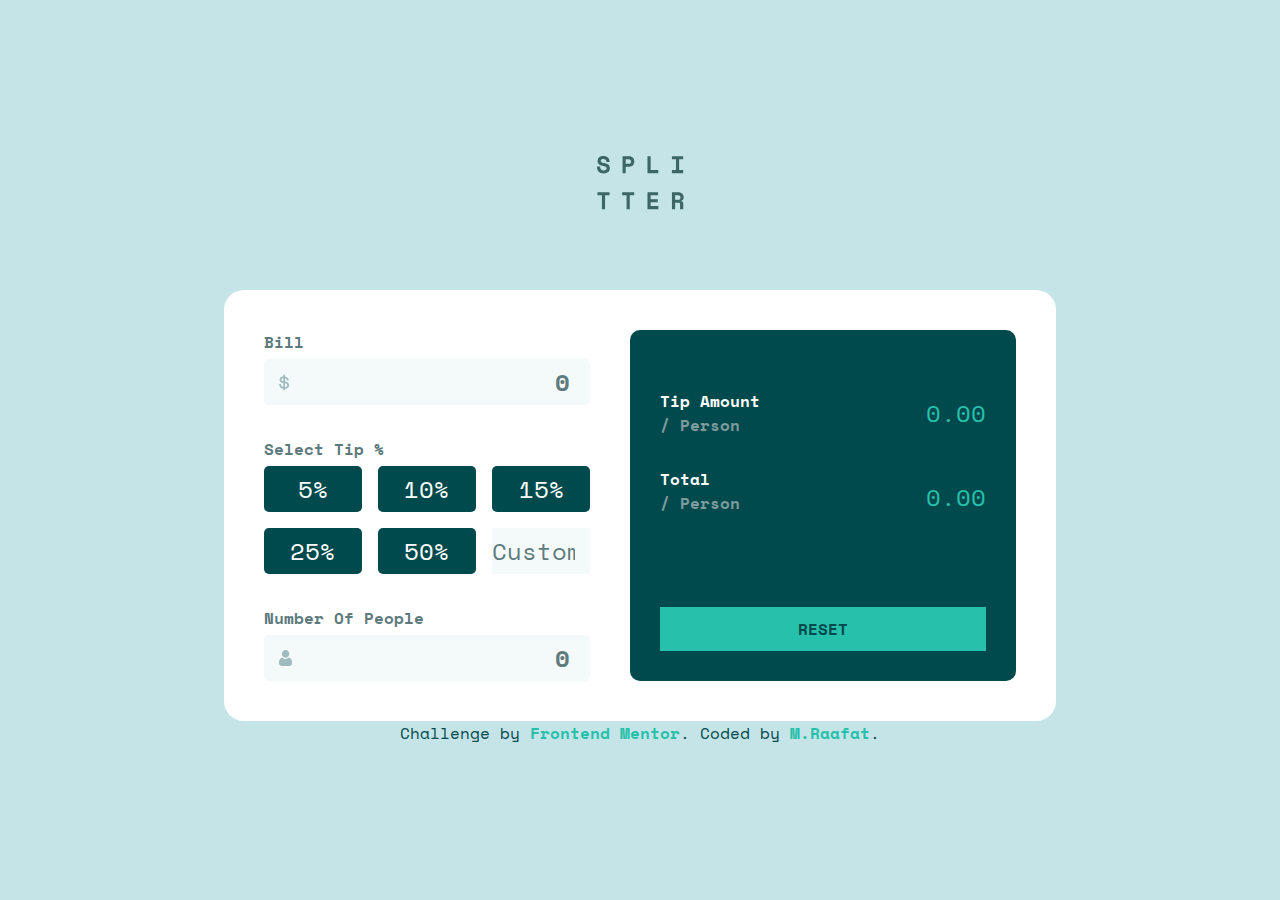
<file: tipcalc/index.html>
<!DOCTYPE html>
<html lang="en">

<head>
    <meta charset="UTF-8">
    <meta http-equiv="X-UA-Compatible" content="IE=edge">
    <meta name="viewport" content="width=device-width, initial-scale=1.0">
    <link rel="stylesheet" href="styles/style.css">
    <script src="js/jquery-3.6.0.min.js"></script>
    <script src="js/script.js"></script>
    <title>Tip calc</title>
</head>

<body>
    <main>
        <div class="logo">
            <img src="images/logo.svg" alt="logo">
        </div>
        <div class="container">
            <div class="left">
                <div class="leftTop">
                    <div class="textHeader">
                        <h5>bill</h5>
                        <h5 id="billError"></h5>
                    </div>
                    <input id="billNum" type="number" name="" placeholder="0">
                </div>
                <div class="leftMiddle">
                    <h5>select tip %</h5>
                    <div class="btns">
                        <div class="btn1">
                            <button type="button" value="0.05">5%</button>
                            <button type="button" value="0.1">10%</button>
                            <button type="button" value="0.15">15%</button>
                        </div>
                        <div class="btn2">
                            <button type="button" value="0.25">25%</button>
                            <button type="button" value="0.5">50%</button>
                            <input id="customNum" type="number" name="" id="" placeholder="custom">
                        </div>
                    </div>
                </div>
                <div class="leftBottom">
                    <div class="textHeader">
                        <h5>number of people</h5>
                        <h5 id="peopleError"></h5>
                    </div>
                    <input id="peopleNum" type="number" name="" id="" placeholder="0">
                </div>
            </div>
            <div class="right">
                <div class="rightTop">
                    <h5>tip amount <br><span>/ person</span></h5>
                    <div id="amount" class="output1">0.00</div>
                </div>
                <div class="rightMiddle">
                    <h5>total <br><span>/ person</span></h5>
                    <div id="total" class="output2">0.00</div>
                </div>
                <div class="rightBottom">
                    <button type="reset">reset</button>
                </div>
            </div>
        </div>
        <div class="attribution">
            Challenge by <a href="https://www.frontendmentor.io?ref=challenge" target="_blank">Frontend Mentor</a>. Coded by <a href="#">M.Raafat</a>.
        </div>
    </main>
</body>

</html>
</file>
<file: countdown timer/styles/styles.css>
@import url("https://fonts.googleapis.com/css2?family=Red+Hat+Text:wght@700&display=swap");
*,
*::before,
*::after {
  margin: 0;
  padding: 0;
  -webkit-box-sizing: border-box;
          box-sizing: border-box;
}

body {
  font-family: 'Red Hat Text', sans-serif;
  height: 100vh;
  background-color: #1e1f29;
}

main {
  padding-inline: 30px;
  height: 75%;
  display: -webkit-box;
  display: -ms-flexbox;
  display: flex;
  -webkit-box-orient: vertical;
  -webkit-box-direction: normal;
      -ms-flex-direction: column;
          flex-direction: column;
  -webkit-box-pack: space-evenly;
      -ms-flex-pack: space-evenly;
          justify-content: space-evenly;
  -webkit-box-align: center;
      -ms-flex-align: center;
          align-items: center;
  background-image: url(../images/bg-stars.svg);
  background-repeat: no-repeat;
  background-size: cover;
}

main h1 {
  font-size: 1.2rem;
  text-transform: uppercase;
  letter-spacing: 5px;
  color: white;
}

main .counter {
  display: -ms-grid;
  display: grid;
  -ms-grid-columns: auto auto auto auto;
      grid-template-columns: auto auto auto auto;
  grid-gap: 25px;
  -webkit-box-pack: center;
      -ms-flex-pack: center;
          justify-content: center;
  -webkit-box-align: center;
      -ms-flex-align: center;
          align-items: center;
}

main .counter .card {
  width: 110px;
  height: 110px;
  border-radius: 5px;
  background-color: #343650;
  display: -webkit-box;
  display: -ms-flexbox;
  display: flex;
  -webkit-box-pack: center;
      -ms-flex-pack: center;
          justify-content: center;
  -webkit-box-align: center;
      -ms-flex-align: center;
          align-items: center;
  font-size: 4rem;
  color: #fb6087;
  -webkit-box-shadow: 0px 8px #191a24;
          box-shadow: 0px 8px #191a24;
}

main .counter p {
  text-align: center;
  text-transform: uppercase;
  color: white;
  opacity: 0.5;
  font-size: 0.7rem;
  letter-spacing: 5px;
}

footer {
  position: absolute;
  bottom: 0;
  width: 100%;
  height: 25%;
  background-image: url(../images/pattern-hills.svg);
  background-repeat: no-repeat;
  background-size: cover;
  display: -webkit-box;
  display: -ms-flexbox;
  display: flex;
  -webkit-box-orient: vertical;
  -webkit-box-direction: normal;
      -ms-flex-direction: column;
          flex-direction: column;
  -webkit-box-pack: center;
      -ms-flex-pack: center;
          justify-content: center;
  -webkit-box-align: center;
      -ms-flex-align: center;
          align-items: center;
}

footer .social-icons a {
  padding-inline: 15px;
  fill: #8385A9;
}

footer .social-icons a:hover {
  fill: #fb6087;
}

footer .social-icons svg {
  fill: "#8385A9";
}

footer .attribution {
  font-size: 11px;
  text-align: center;
  position: absolute;
  bottom: 15px;
  color: white;
  opacity: 0.5;
}

footer .attribution a {
  color: #fb6087;
}

@media screen and (max-width: 750px) {
  main {
    padding-inline: 20px;
  }
  main h1 {
    text-align: center;
  }
  main .counter {
    grid-gap: 15px;
  }
  main .counter .card {
    width: 70px;
    height: 70px;
    border-radius: 5px;
    background-color: #343650;
    display: -webkit-box;
    display: -ms-flexbox;
    display: flex;
    -webkit-box-pack: center;
        -ms-flex-pack: center;
            justify-content: center;
    -webkit-box-align: center;
        -ms-flex-align: center;
            align-items: center;
    font-size: 2rem;
    color: #fb6087;
    -webkit-box-shadow: 0px 8px #191a24;
            box-shadow: 0px 8px #191a24;
  }
  main .counter p {
    text-align: center;
    text-transform: uppercase;
    color: white;
    opacity: 0.5;
    font-size: 0.5rem;
    letter-spacing: 2px;
  }
}
/*# sourceMappingURL=styles.css.map */
</file>
<file: Phones/styles/style.css>
* {
    margin: 0;
    padding: 0;
    box-sizing: border-box;
    font-family: 'Noto Sans Mono', monospace;
}

.is-active {
    display: block;
}

.is-hidden {
    display: none;
}

.container {
    padding: 0 70px;
}

header {
    padding: 60px 50px;
    width: 100%;
    display: flex;
    align-items: center;
    background-color: steelblue;
}

header h1 {
    color: #fff;
    font-size: 2.4rem;
}

main {
    padding: 15px 0;
    display: grid;
    grid-template-columns: repeat(2, 1fr);
    grid-gap: 30px;
    height: 50vh;
}

main h1 {
    align-self: center;
    color: #333
}

input {
    width: 100%;
    padding: 10px;
    border: 0;
    border-bottom: 1px solid #333;
    font-size: medium;
}

input:focus {
    outline: none;
}

#left-side {
    position: relative;
}

#right-side {
    position: relative;
}

.search-results {
    position: absolute;
    width: 100%;
    z-index: 99;
    background-color: #fff;
}

.result {
    display: flex;
    align-items: center;
    padding: 5px;
    cursor: pointer;
    border-bottom: 1px solid #eee;
}

.result:hover {
    background-color: #eee;
}

.result img {
    width: 60px;
    margin-right: 10px;
}

.summary img {
    width: 100px;
    display: block;
    margin: 5px 0 15px 10px;
}

.summary p {
    padding: 1px 0;
    margin-bottom: 10px;
}

table,
th,
td {
    border: none;
}

th,
td {
    padding: 5px;
    text-align: left;
}

th.title {
    background-color: tomato;
    text-align: center;
}
</file>
<file: socialmedia dashboard/styles/style.css>
@import url("https://fonts.googleapis.com/css2?family=Inter:wght@400;700&display=swap");
* {
  margin: 0;
  padding: 0;
  -webkit-box-sizing: border-box;
          box-sizing: border-box;
  font-family: 'Inter', sans-serif;
}

body {
  height: 100vh;
  background: -webkit-gradient(linear, left top, left bottom, color-stop(30%, #1f212e), color-stop(50%, #1e202a));
  background: linear-gradient(180deg, #1f212e 30%, #1e202a 50%);
  display: -webkit-box;
  display: -ms-flexbox;
  display: flex;
  -webkit-box-pack: center;
      -ms-flex-pack: center;
          justify-content: center;
  -webkit-box-align: center;
      -ms-flex-align: center;
          align-items: center;
}

body .container {
  width: 80%;
  height: 90%;
}

body header {
  display: -webkit-box;
  display: -ms-flexbox;
  display: flex;
  -webkit-box-pack: justify;
      -ms-flex-pack: justify;
          justify-content: space-between;
  -webkit-box-align: center;
      -ms-flex-align: center;
          align-items: center;
  margin-bottom: 30px;
}

body header h1 {
  color: white;
  font-size: 1.6rem;
}

body header h1 span {
  font-size: 0.8rem;
  display: block;
  opacity: 0.5;
  margin-top: 5px;
}

body header .dark-mode {
  display: -webkit-box;
  display: -ms-flexbox;
  display: flex;
  -webkit-box-align: center;
      -ms-flex-align: center;
          align-items: center;
}

body header .dark-mode input {
  width: 50px;
  height: 26px;
  -webkit-appearance: none;
     -moz-appearance: none;
          appearance: none;
  background-image: -webkit-gradient(linear, left top, right top, from(#378fe6), to(#3eda82));
  background-image: linear-gradient(to right, #378fe6, #3eda82);
  outline: none;
  border-radius: 15px;
  position: relative;
  margin-left: 10px;
}

body header .dark-mode input:checked {
  background-image: none;
  background-color: #aeb3cb;
}

body header .dark-mode input::before {
  content: "";
  position: absolute;
  left: 1px;
  top: 3px;
  bottom: 0;
  line-height: 25px;
  width: 20px;
  height: 20px;
  border-radius: 50%;
  background-color: #1e202a;
  -webkit-transition: 0.5s ease-out;
  transition: 0.5s ease-out;
}

body header .dark-mode input:checked::before {
  left: 29px;
}

body header .dark-mode span {
  color: white;
  font-size: 0.8rem;
  display: block;
  opacity: 0.5;
  margin-top: 5px;
  font-weight: 700;
}

body .socialmedia-cards {
  display: -ms-grid;
  display: grid;
  -ms-grid-columns: 1fr 1fr 1fr 1fr;
      grid-template-columns: 1fr 1fr 1fr 1fr;
  grid-gap: 20px;
  -webkit-box-pack: justify;
      -ms-flex-pack: justify;
          justify-content: space-between;
  width: 100%;
  height: 35%;
  margin-bottom: 30px;
}

body .socialmedia-cards .card {
  background-color: #252a41;
  border-radius: 5px;
  display: -webkit-box;
  display: -ms-flexbox;
  display: flex;
  -webkit-box-orient: vertical;
  -webkit-box-direction: normal;
      -ms-flex-direction: column;
          flex-direction: column;
  -webkit-box-align: center;
      -ms-flex-align: center;
          align-items: center;
  text-align: center;
  -ms-flex-pack: distribute;
      justify-content: space-around;
  cursor: pointer;
}

body .socialmedia-cards .card .card-header {
  display: -webkit-box;
  display: -ms-flexbox;
  display: flex;
  -webkit-box-align: center;
      -ms-flex-align: center;
          align-items: center;
}

body .socialmedia-cards .card .card-header h3 {
  color: white;
  font-size: 0.8rem;
  margin-left: 10px;
  opacity: 0.5;
}

body .socialmedia-cards .card .followers {
  color: white;
  font-size: 2.8rem;
  font-weight: 700;
}

body .socialmedia-cards .card .followers span {
  display: block;
  font-size: 0.7rem;
  opacity: 0.5;
  font-weight: 400;
  text-transform: uppercase;
  letter-spacing: 3px;
}

body .socialmedia-cards .card .rate {
  display: -webkit-box;
  display: -ms-flexbox;
  display: flex;
  -webkit-box-align: center;
      -ms-flex-align: center;
          align-items: center;
  color: #1db489;
  font-size: 0.7rem;
  font-weight: 700;
}

body .socialmedia-cards .card .rate svg {
  margin-right: 5px;
}

body .socialmedia-cards .card .red {
  color: #dc414c;
}

body .socialmedia-cards .card1 {
  border-top: 3px solid #198ff5;
}

body .socialmedia-cards .card2 {
  border-top: 3px solid #1ca0f2;
}

body .socialmedia-cards .card3 {
  border-width: 3px;
  border-style: solid;
  -o-border-image: linear-gradient(to right, #fdc468, #df4996) 1 0 0 0;
     border-image: -webkit-gradient(linear, left top, right top, from(#fdc468), to(#df4996)) 1 0 0 0;
     border-image: linear-gradient(to right, #fdc468, #df4996) 1 0 0 0;
  border-radius: 5px;
}

body .socialmedia-cards .card4 {
  border-top: 3px solid #c4032a;
}

body .socialmedia-cards .card:hover {
  background-color: #3c4362;
}

body h2 {
  color: white;
  font-size: 1.3rem;
  margin-bottom: 15px;
}

body .statistics-cards {
  display: -ms-grid;
  display: grid;
  -ms-grid-columns: 1fr 1fr 1fr 1fr;
      grid-template-columns: 1fr 1fr 1fr 1fr;
  grid-gap: 20px;
  -webkit-box-pack: justify;
      -ms-flex-pack: justify;
          justify-content: space-between;
  width: 100%;
  height: 38%;
}

body .statistics-cards .card {
  background-color: #252a41;
  border-radius: 5px;
  display: -webkit-box;
  display: -ms-flexbox;
  display: flex;
  -webkit-box-orient: vertical;
  -webkit-box-direction: normal;
      -ms-flex-direction: column;
          flex-direction: column;
  -ms-flex-pack: distribute;
      justify-content: space-around;
  cursor: pointer;
  padding-inline: 20px;
}

body .statistics-cards .card .row1 {
  display: -webkit-box;
  display: -ms-flexbox;
  display: flex;
  -webkit-box-pack: justify;
      -ms-flex-pack: justify;
          justify-content: space-between;
  -webkit-box-align: center;
      -ms-flex-align: center;
          align-items: center;
}

body .statistics-cards .card .row1 p {
  color: white;
  font-size: 0.8rem;
  opacity: 0.5;
  font-weight: 700;
}

body .statistics-cards .card .row2 {
  display: -webkit-box;
  display: -ms-flexbox;
  display: flex;
  -webkit-box-pack: justify;
      -ms-flex-pack: justify;
          justify-content: space-between;
  -webkit-box-align: end;
      -ms-flex-align: end;
          align-items: flex-end;
}

body .statistics-cards .card .row2 p {
  color: white;
  font-size: 1.6rem;
  font-weight: 700;
}

body .statistics-cards .card .row2 span {
  color: #1db489;
  display: -webkit-box;
  display: -ms-flexbox;
  display: flex;
  -webkit-box-align: center;
      -ms-flex-align: center;
          align-items: center;
  font-size: 0.7rem;
  font-weight: 700;
}

body .statistics-cards .card .row2 span svg {
  margin-right: 4px;
}

body .statistics-cards .card .row2 span.red {
  color: #dc414c;
}

body .statistics-cards .card:hover {
  background-color: #3c4362;
}

body.bright {
  background: -webkit-gradient(linear, left top, left bottom, color-stop(30%, #f5f7ff), color-stop(50%, white));
  background: linear-gradient(180deg, #f5f7ff 30%, white 50%);
}

body.bright header h1 {
  color: #1e202a;
}

body.bright header .dark-mode span {
  color: #1e202a;
}

body.bright .socialmedia-cards .card {
  background-color: #f0f2fa;
  color: #1e202a;
}

body.bright .socialmedia-cards .card .card-header h3 {
  color: #1e202a;
}

body.bright .socialmedia-cards .card .followers {
  color: #1e202a;
}

body.bright .socialmedia-cards .card:hover {
  background-color: #e2e4eb;
}

body.bright .statistics-cards .card {
  background-color: #f0f2fa;
  color: #1e202a;
}

body.bright .statistics-cards .card .row1 p {
  color: #1e202a;
}

body.bright .statistics-cards .card .row2 p {
  color: #1e202a;
}

body.bright .statistics-cards .card:hover {
  background-color: #e2e4eb;
}

@media screen and (max-width: 750px) {
  body {
    height: auto;
    padding: 40px 0;
  }
  body header {
    -webkit-box-orient: vertical;
    -webkit-box-direction: normal;
        -ms-flex-direction: column;
            flex-direction: column;
  }
  body header h1 {
    -ms-flex-item-align: start;
        align-self: flex-start;
  }
  body header .dark-mode {
    margin-top: 20px;
    padding-top: 20px;
    -webkit-box-pack: justify;
        -ms-flex-pack: justify;
            justify-content: space-between;
    border-top: 1px solid rgba(255, 255, 255, 0.5);
    width: 100%;
  }
  body .socialmedia-cards {
    -ms-grid-columns: 1fr;
        grid-template-columns: 1fr;
    grid-gap: 20px;
    width: 100%;
    height: auto;
    margin-bottom: 30px;
  }
  body .socialmedia-cards .card {
    height: 250px;
  }
  body .statistics-cards {
    display: -ms-grid;
    display: grid;
    -ms-grid-columns: 1fr;
        grid-template-columns: 1fr;
    grid-gap: 20px;
    -webkit-box-pack: justify;
        -ms-flex-pack: justify;
            justify-content: space-between;
    width: 100%;
    height: auto;
  }
  body .statistics-cards .card {
    height: 100px;
  }
  body.bright {
    height: auto;
    padding: 40px 0;
  }
  body.bright header {
    -webkit-box-orient: vertical;
    -webkit-box-direction: normal;
        -ms-flex-direction: column;
            flex-direction: column;
  }
  body.bright header h1 {
    -ms-flex-item-align: start;
        align-self: flex-start;
  }
  body.bright header .dark-mode {
    margin-top: 20px;
    padding-top: 20px;
    -webkit-box-pack: justify;
        -ms-flex-pack: justify;
            justify-content: space-between;
    border-top: 1px solid rgba(30, 32, 42, 0.5);
    width: 100%;
  }
  body.bright .socialmedia-cards {
    -ms-grid-columns: 1fr;
        grid-template-columns: 1fr;
    grid-gap: 20px;
    width: 100%;
    height: auto;
    margin-bottom: 30px;
  }
  body.bright .socialmedia-cards .card {
    height: 250px;
  }
  body.bright .statistics-cards {
    display: -ms-grid;
    display: grid;
    -ms-grid-columns: 1fr;
        grid-template-columns: 1fr;
    grid-gap: 20px;
    -webkit-box-pack: justify;
        -ms-flex-pack: justify;
            justify-content: space-between;
    width: 100%;
    height: auto;
  }
  body.bright .statistics-cards .card {
    height: 100px;
  }
}
/*# sourceMappingURL=style.css.map */
</file>
<file: sunnyside/styles/styles.css>
@import url("https://fonts.googleapis.com/css2?family=Barlow:wght@600&display=swap");
@import url("https://fonts.googleapis.com/css2?family=Fraunces:wght@700;900&display=swap");
* {
  margin: 0;
  padding: 0;
  -webkit-box-sizing: border-box;
          box-sizing: border-box;
  font-family: "Barlow", sans-serif;
  font-size: 18px;
}

html {
  scroll-behavior: smooth;
}

a {
  text-decoration: none;
}

ul {
  list-style: none;
}

.arrow {
  display: block;
  position: fixed;
  top: 50vh;
  left: 49%;
  z-index: 99;
  cursor: pointer;
}

header {
  background-image: url(../images/desktop/image-header.jpg);
  background-position: center;
  background-repeat: no-repeat;
  background-size: cover;
  height: 100vh;
  padding: 30px;
}

header nav {
  display: -webkit-box;
  display: -ms-flexbox;
  display: flex;
  -webkit-box-align: center;
      -ms-flex-align: center;
          align-items: center;
  -webkit-box-pack: justify;
      -ms-flex-pack: justify;
          justify-content: space-between;
}

header nav img.logo {
  display: block;
}

header nav ul#list {
  display: -webkit-box;
  display: -ms-flexbox;
  display: flex;
  -webkit-box-align: center;
      -ms-flex-align: center;
          align-items: center;
  -ms-flex-item-align: end;
      align-self: flex-end;
}

header nav ul#list li {
  margin-left: 50px;
}

header nav ul#list li a {
  text-transform: capitalize;
  padding: 10px 15px;
  border-radius: 50px;
  color: white;
}

header nav ul#list li a:hover {
  color: #25564b;
  background-color: white;
}

header nav img.ham {
  cursor: pointer;
  display: none;
  -ms-flex-item-align: end;
      align-self: flex-end;
}

header h1 {
  text-align: center;
  margin-top: 100px;
  font-size: 3rem;
  color: white;
  text-transform: uppercase;
  font-family: "Fraunces", serif;
}

.section1 {
  display: -webkit-box;
  display: -ms-flexbox;
  display: flex;
  height: 100vh;
}

.section1 .left {
  -webkit-box-flex: 1;
      -ms-flex: 1;
          flex: 1;
  display: -webkit-box;
  display: -ms-flexbox;
  display: flex;
  -webkit-box-pack: center;
      -ms-flex-pack: center;
          justify-content: center;
  -webkit-box-align: start;
      -ms-flex-align: start;
          align-items: flex-start;
  -webkit-box-orient: vertical;
  -webkit-box-direction: normal;
      -ms-flex-direction: column;
          flex-direction: column;
}

.section1 .left h4 {
  font-size: 2rem;
  font-family: "Fraunces", serif;
  color: #25564b;
  margin-bottom: 50px;
  margin-left: 100px;
  margin-right: 200px;
  font-weight: 900;
}

.section1 .left p {
  font-size: 1rem;
  margin-bottom: 50px;
  line-height: 1.5rem;
  color: #5a636c;
  padding-inline: 100px;
}

.section1 .left a {
  color: #25564b;
  text-transform: uppercase;
  font-family: "Fraunces", serif;
  display: block;
  text-align: left;
  font-size: 1rem;
  margin-left: 100px;
  position: relative;
}

.section1 .left a:hover::after {
  display: block;
  position: absolute;
  bottom: 0;
  content: "";
  width: 100%;
  height: 8px;
  background-color: #fad400;
  border-radius: 5px;
  z-index: -1;
}

.section1 .right {
  -webkit-box-flex: 1;
      -ms-flex: 1;
          flex: 1;
  background-image: url(../images/desktop/image-transform.jpg);
  background-repeat: no-repeat;
  background-size: cover;
  background-position: center;
}

.section2 {
  display: -webkit-box;
  display: -ms-flexbox;
  display: flex;
  height: 100vh;
}

.section2 .right {
  -webkit-box-flex: 1;
      -ms-flex: 1;
          flex: 1;
  display: -webkit-box;
  display: -ms-flexbox;
  display: flex;
  -webkit-box-pack: center;
      -ms-flex-pack: center;
          justify-content: center;
  -webkit-box-align: start;
      -ms-flex-align: start;
          align-items: flex-start;
  -webkit-box-orient: vertical;
  -webkit-box-direction: normal;
      -ms-flex-direction: column;
          flex-direction: column;
}

.section2 .right h4 {
  font-size: 2rem;
  font-family: "Fraunces", serif;
  color: #25564b;
  margin-bottom: 50px;
  margin-left: 100px;
  margin-right: 150px;
  font-weight: 900;
}

.section2 .right p {
  font-size: 1rem;
  margin-bottom: 50px;
  line-height: 1.5rem;
  color: #5a636c;
  padding-inline: 100px;
}

.section2 .right a {
  color: #25564b;
  text-transform: uppercase;
  font-family: "Fraunces", serif;
  display: block;
  text-align: left;
  font-size: 1rem;
  margin-left: 100px;
  position: relative;
}

.section2 .right a:hover::after {
  display: block;
  position: absolute;
  bottom: 0;
  content: "";
  width: 100%;
  height: 8px;
  background-color: #fe7867;
  border-radius: 5px;
  z-index: -1;
}

.section2 .left {
  -webkit-box-flex: 1;
      -ms-flex: 1;
          flex: 1;
  background-image: url(../images/desktop/image-stand-out.jpg);
  background-repeat: no-repeat;
  background-size: cover;
  background-position: center;
}

.section3 {
  display: -webkit-box;
  display: -ms-flexbox;
  display: flex;
  height: 100vh;
}

.section3 .right {
  -webkit-box-flex: 1;
      -ms-flex: 1;
          flex: 1;
  background-image: url(../images/desktop/image-photography.jpg);
  background-repeat: no-repeat;
  background-size: cover;
  background-position: center;
  display: -webkit-box;
  display: -ms-flexbox;
  display: flex;
  -webkit-box-orient: vertical;
  -webkit-box-direction: normal;
      -ms-flex-direction: column;
          flex-direction: column;
  -webkit-box-pack: end;
      -ms-flex-pack: end;
          justify-content: flex-end;
  text-align: center;
  padding-bottom: 50px;
}

.section3 .right h4 {
  font-size: 2rem;
  font-family: "Fraunces", serif;
  color: #19536b;
  font-weight: 900;
}

.section3 .right p {
  font-size: 1rem;
  line-height: 1.5rem;
  color: #19536b;
  padding-inline: 150px;
  margin-top: 30px;
}

.section3 .left {
  -webkit-box-flex: 1;
      -ms-flex: 1;
          flex: 1;
  background-image: url(../images/desktop/image-graphic-design.jpg);
  background-repeat: no-repeat;
  background-size: cover;
  background-position: center;
  display: -webkit-box;
  display: -ms-flexbox;
  display: flex;
  -webkit-box-orient: vertical;
  -webkit-box-direction: normal;
      -ms-flex-direction: column;
          flex-direction: column;
  -webkit-box-pack: end;
      -ms-flex-pack: end;
          justify-content: flex-end;
  text-align: center;
  padding-bottom: 50px;
}

.section3 .left h4 {
  font-size: 2rem;
  font-family: "Fraunces", serif;
  color: #25564b;
  font-weight: 900;
}

.section3 .left p {
  font-size: 1rem;
  line-height: 1.5rem;
  color: #25564b;
  padding-inline: 150px;
  margin-top: 30px;
}

.section4 {
  display: -webkit-box;
  display: -ms-flexbox;
  display: flex;
  -webkit-box-orient: vertical;
  -webkit-box-direction: normal;
      -ms-flex-direction: column;
          flex-direction: column;
  height: 100vh;
  padding: 80px 0;
}

.section4 h2 {
  text-align: center;
  font-family: "Fraunces", serif;
  font-size: 1.2rem;
  text-transform: uppercase;
  letter-spacing: 5px;
  color: #818498;
  -webkit-box-flex: 15%;
      -ms-flex: 15%;
          flex: 15%;
}

.section4 .testimonials {
  display: -webkit-box;
  display: -ms-flexbox;
  display: flex;
  padding-inline: 80px;
  -webkit-box-pack: justify;
      -ms-flex-pack: justify;
          justify-content: space-between;
  -webkit-box-flex: 85%;
      -ms-flex: 85%;
          flex: 85%;
}

.section4 .testimonials .testimonial {
  display: -webkit-box;
  display: -ms-flexbox;
  display: flex;
  -webkit-box-orient: vertical;
  -webkit-box-direction: normal;
      -ms-flex-direction: column;
          flex-direction: column;
  -ms-flex-pack: distribute;
      justify-content: space-around;
  -webkit-box-align: center;
      -ms-flex-align: center;
          align-items: center;
  text-align: center;
  width: 30%;
}

.section4 .testimonials .testimonial img {
  display: block;
  width: 80px;
  height: 80px;
  border-radius: 50%;
}

.section4 .testimonials .testimonial p {
  color: #5a636c;
  text-align: center;
  line-height: 1.6rem;
}

.section4 .testimonials .testimonial h5 {
  font-family: "Fraunces", serif;
  color: #25564b;
  font-weight: 900;
}

.section4 .testimonials .testimonial h5 span {
  font-size: 0.8rem;
  color: #a7abae;
  display: block;
  margin-top: 10px;
}

footer {
  height: 100vh;
}

footer .section5 {
  height: 50vh;
  display: -webkit-box;
  display: -ms-flexbox;
  display: flex;
}

footer .section5 .img1 {
  background-image: url(../images/desktop/image-gallery-milkbottles.jpg);
  background-repeat: no-repeat;
  background-size: cover;
  background-position: center;
  -webkit-box-flex: 1;
      -ms-flex: 1;
          flex: 1;
}

footer .section5 .img2 {
  background-image: url(../images/desktop/image-gallery-orange.jpg);
  background-repeat: no-repeat;
  background-size: cover;
  background-position: center;
  -webkit-box-flex: 1;
      -ms-flex: 1;
          flex: 1;
}

footer .section5 .img3 {
  background-image: url(../images/desktop/image-gallery-cone.jpg);
  background-repeat: no-repeat;
  background-size: cover;
  background-position: center;
  -webkit-box-flex: 1;
      -ms-flex: 1;
          flex: 1;
}

footer .section5 .img4 {
  background-image: url(../images/desktop/image-gallery-sugarcubes.jpg);
  background-repeat: no-repeat;
  background-size: cover;
  background-position: center;
  -webkit-box-flex: 1;
      -ms-flex: 1;
          flex: 1;
}

footer .footer {
  height: 50vh;
  display: -webkit-box;
  display: -ms-flexbox;
  display: flex;
  -webkit-box-orient: vertical;
  -webkit-box-direction: normal;
      -ms-flex-direction: column;
          flex-direction: column;
  -ms-flex-pack: distribute;
      justify-content: space-around;
  -webkit-box-align: center;
      -ms-flex-align: center;
          align-items: center;
  background-color: #afe7dc;
  padding: 50px 0;
}

footer .footer img.logo {
  -webkit-transform: scale(1.5);
          transform: scale(1.5);
}

footer .footer ul:nth-child(2) {
  display: -webkit-box;
  display: -ms-flexbox;
  display: flex;
}

footer .footer ul:nth-child(2) li {
  margin-inline: 40px;
}

footer .footer ul:nth-child(2) li a {
  color: #458c7e;
  text-transform: capitalize;
}

footer .footer ul:nth-child(2) li a:hover {
  color: white;
}

footer .footer ul:nth-child(3) {
  display: -webkit-box;
  display: -ms-flexbox;
  display: flex;
}

footer .footer ul:nth-child(3) li {
  margin-inline: 20px;
}

footer .footer ul:nth-child(3) li a {
  color: #458c7e;
  text-transform: capitalize;
}

footer .footer ul:nth-child(3) li svg {
  fill: #2C7566;
}

footer .footer ul:nth-child(3) li a:hover svg {
  fill: #fff;
}

@media screen and (max-width: 1000px) {
  .arrow {
    display: none;
  }
  header nav {
    display: block;
    position: relative;
  }
  header nav img {
    display: block;
    -ms-flex-item-align: start;
        align-self: flex-start;
  }
  header nav ul#list {
    display: none;
    -webkit-box-orient: vertical;
    -webkit-box-direction: normal;
        -ms-flex-direction: column;
            flex-direction: column;
    -webkit-box-pack: center;
        -ms-flex-pack: center;
            justify-content: center;
    -webkit-box-align: center;
        -ms-flex-align: center;
            align-items: center;
    width: 95%;
    background-color: white;
    padding: 50px 0;
    margin: 50px auto auto auto;
    position: relative;
    z-index: 5;
  }
  header nav ul#list li {
    margin-top: 30px;
    margin-left: 0;
  }
  header nav ul#list li a {
    display: block;
    padding: 10px 15px;
    border-radius: 50px;
    color: #25564b;
  }
  header nav ul#list li a:hover {
    color: white;
    background-color: #fad400;
  }
  header nav ul#list li:first-child {
    margin-top: 0;
  }
  header nav ul::after {
    content: "";
    width: 0;
    height: 0;
    border-left: 30px solid white;
    border-right: 30px solid transparent;
    border-bottom: 30px solid transparent;
    position: absolute;
    top: -30px;
    right: 0;
    -webkit-transform: rotate(180deg);
            transform: rotate(180deg);
  }
  header nav img.ham {
    display: block;
    position: absolute;
    top: 0;
    right: 0;
  }
  .section1 {
    -webkit-box-orient: vertical;
    -webkit-box-direction: normal;
        -ms-flex-direction: column;
            flex-direction: column;
  }
  .section1 .left {
    -webkit-box-ordinal-group: 3;
        -ms-flex-order: 2;
            order: 2;
    -webkit-box-align: center;
        -ms-flex-align: center;
            align-items: center;
    text-align: center;
    -ms-flex-pack: distribute;
        justify-content: space-around;
  }
  .section1 .left h4 {
    margin-bottom: 0;
    margin-left: 0;
    margin-right: 0;
  }
  .section1 .left p {
    margin-bottom: 0;
    padding-inline: 90px;
  }
  .section1 .left a {
    margin-left: 0;
  }
  .section1 .right {
    -webkit-box-ordinal-group: 2;
        -ms-flex-order: 1;
            order: 1;
    background-image: url(../images/desktop/image-transform.jpg);
    background-repeat: no-repeat;
    background-size: cover;
    background-position: center;
  }
  .section2 {
    -webkit-box-orient: vertical;
    -webkit-box-direction: normal;
        -ms-flex-direction: column;
            flex-direction: column;
  }
  .section2 .right {
    -webkit-box-align: center;
        -ms-flex-align: center;
            align-items: center;
    text-align: center;
    -ms-flex-pack: distribute;
        justify-content: space-around;
  }
  .section2 .right h4 {
    margin-bottom: 0;
    margin-left: 0;
    margin-right: 0;
  }
  .section2 .right p {
    margin-bottom: 0;
    padding-inline: 90px;
  }
  .section2 .right a {
    margin-left: 0;
  }
  .section3 {
    -webkit-box-orient: vertical;
    -webkit-box-direction: normal;
        -ms-flex-direction: column;
            flex-direction: column;
  }
  .section3 .right {
    -webkit-box-flex: 100%;
        -ms-flex: 100%;
            flex: 100%;
    background-image: url(../images/desktop/image-photography.jpg);
    background-repeat: no-repeat;
    background-size: 100%;
    background-position: center;
    display: -webkit-box;
    display: -ms-flexbox;
    display: flex;
    -webkit-box-orient: vertical;
    -webkit-box-direction: normal;
        -ms-flex-direction: column;
            flex-direction: column;
    -webkit-box-pack: end;
        -ms-flex-pack: end;
            justify-content: flex-end;
    text-align: center;
    padding-bottom: 50px;
  }
  .section3 .right h4 {
    font-size: 2rem;
    font-family: "Fraunces", serif;
    color: #19536b;
    font-weight: 900;
  }
  .section3 .right p {
    font-size: 1rem;
    line-height: 1.5rem;
    color: #19536b;
    padding-inline: 150px;
    margin-top: 30px;
  }
  .section3 .left {
    -webkit-box-flex: 0;
        -ms-flex: 0;
            flex: 0;
    background-image: url(../images/desktop/image-graphic-design.jpg);
    background-repeat: no-repeat;
    background-size: cover;
    background-position: center;
    display: -webkit-box;
    display: -ms-flexbox;
    display: flex;
    -webkit-box-orient: vertical;
    -webkit-box-direction: normal;
        -ms-flex-direction: column;
            flex-direction: column;
    -webkit-box-pack: end;
        -ms-flex-pack: end;
            justify-content: flex-end;
    text-align: center;
    padding-bottom: 50px;
  }
  .section3 .left h4 {
    font-size: 2rem;
    font-family: "Fraunces", serif;
    color: #25564b;
    font-weight: 900;
  }
  .section3 .left p {
    font-size: 1rem;
    line-height: 1.5rem;
    color: #25564b;
    padding-inline: 150px;
    margin-top: 30px;
  }
  .section4 {
    height: 150vh;
    min-height: 100vh;
  }
  .section4 .testimonials {
    -webkit-box-orient: vertical;
    -webkit-box-direction: normal;
        -ms-flex-direction: column;
            flex-direction: column;
    padding-inline: 30px;
    -webkit-box-pack: justify;
        -ms-flex-pack: justify;
            justify-content: space-between;
  }
  .section4 .testimonials .testimonial {
    width: 100%;
    -webkit-box-pack: justify;
        -ms-flex-pack: justify;
            justify-content: space-between;
  }
  footer .section5 {
    height: 250vh;
    display: -webkit-box;
    display: -ms-flexbox;
    display: flex;
    -webkit-box-orient: vertical;
    -webkit-box-direction: normal;
        -ms-flex-direction: column;
            flex-direction: column;
  }
  footer .section5 .img1 {
    background-image: url(../images/desktop/image-gallery-milkbottles.jpg);
    background-repeat: no-repeat;
    background-size: cover;
    background-position: center;
    -webkit-box-flex: 1;
        -ms-flex: 1;
            flex: 1;
  }
  footer .section5 .img2 {
    background-image: url(../images/desktop/image-gallery-orange.jpg);
    background-repeat: no-repeat;
    background-size: cover;
    background-position: center;
    -webkit-box-flex: 1;
        -ms-flex: 1;
            flex: 1;
  }
  footer .section5 .img3 {
    background-image: url(../images/desktop/image-gallery-cone.jpg);
    background-repeat: no-repeat;
    background-size: cover;
    background-position: center;
    -webkit-box-flex: 1;
        -ms-flex: 1;
            flex: 1;
  }
  footer .section5 .img4 {
    background-image: url(../images/desktop/image-gallery-sugarcubes.jpg);
    background-repeat: no-repeat;
    background-size: cover;
    background-position: center;
    -webkit-box-flex: 1;
        -ms-flex: 1;
            flex: 1;
  }
  footer .footer {
    height: 50vh;
    display: -webkit-box;
    display: -ms-flexbox;
    display: flex;
    -webkit-box-orient: vertical;
    -webkit-box-direction: normal;
        -ms-flex-direction: column;
            flex-direction: column;
    -ms-flex-pack: distribute;
        justify-content: space-around;
    -webkit-box-align: center;
        -ms-flex-align: center;
            align-items: center;
    background-color: #afe7dc;
    padding: 50px 0;
  }
  footer .footer img.logo {
    -webkit-transform: scale(1.5);
            transform: scale(1.5);
  }
  footer .footer ul:nth-child(2) {
    display: -webkit-box;
    display: -ms-flexbox;
    display: flex;
  }
  footer .footer ul:nth-child(2) li {
    margin-inline: 40px;
  }
  footer .footer ul:nth-child(2) li a {
    color: #458c7e;
    text-transform: capitalize;
  }
  footer .footer ul:nth-child(2) li a:hover {
    color: white;
  }
  footer .footer ul:nth-child(3) {
    display: -webkit-box;
    display: -ms-flexbox;
    display: flex;
  }
  footer .footer ul:nth-child(3) li {
    margin-inline: 20px;
  }
  footer .footer ul:nth-child(3) li a {
    color: #458c7e;
    text-transform: capitalize;
  }
  footer .footer ul:nth-child(3) li svg {
    fill: #2C7566;
  }
  footer .footer ul:nth-child(3) li a:hover svg {
    fill: #fff;
  }
}
/*# sourceMappingURL=styles.css.map */
</file>
<file: tipcalc/styles/style.css>
@import url("https://fonts.googleapis.com/css2?family=Space+Mono:wght@400;700&display=swap");
* {
  margin: 0;
  padding: 0;
  -webkit-box-sizing: border-box;
          box-sizing: border-box;
  font-family: 'Space Mono', monospace;
}

body {
  display: -webkit-box;
  display: -ms-flexbox;
  display: flex;
  -webkit-box-align: center;
      -ms-flex-align: center;
          align-items: center;
  -webkit-box-pack: center;
      -ms-flex-pack: center;
          justify-content: center;
  height: 100vh;
  background-color: #c5e4e7;
}

body button {
  cursor: pointer;
}

body main {
  width: 65%;
}

body main .logo {
  margin-bottom: 5rem;
}

body main .logo img {
  display: block;
  margin: 0 auto;
}

body main .container {
  background-color: white;
  padding: 40px;
  border-radius: 20px;
  display: -webkit-box;
  display: -ms-flexbox;
  display: flex;
  -webkit-box-orient: horizontal;
  -webkit-box-direction: normal;
      -ms-flex-direction: row;
          flex-direction: row;
}

body main .container .left {
  -webkit-box-flex: 1;
      -ms-flex: 1;
          flex: 1;
  padding: 0 40px 0 0;
}

body main .container .left .leftTop {
  margin-bottom: 2rem;
}

body main .container .left .leftTop .textHeader {
  display: -webkit-box;
  display: -ms-flexbox;
  display: flex;
  -webkit-box-pack: justify;
      -ms-flex-pack: justify;
          justify-content: space-between;
}

body main .container .left .leftTop .textHeader h5 {
  font-size: 1rem;
  text-transform: capitalize;
  color: #5e7a7d;
  margin-bottom: 5px;
}

body main .container .left .leftTop input {
  width: 100%;
  padding: 5px;
  background: url(../images/icon-dollar.svg) no-repeat 15px 15px #f4fafa;
  border: 0;
  border-radius: 5px;
  outline: 0;
  text-align: right;
  font-size: 24px;
  color: #00494d;
  font-weight: 600;
}

body main .container .left .leftTop input::-webkit-input-placeholder {
  color: #5e7a7d;
}

body main .container .left .leftTop input:-ms-input-placeholder {
  color: #5e7a7d;
}

body main .container .left .leftTop input::-ms-input-placeholder {
  color: #5e7a7d;
}

body main .container .left .leftTop input::placeholder {
  color: #5e7a7d;
}

body main .container .left .leftMiddle {
  margin-bottom: 2rem;
}

body main .container .left .leftMiddle h5 {
  font-size: 1rem;
  text-transform: capitalize;
  color: #5e7a7d;
  margin-bottom: 5px;
}

body main .container .left .leftMiddle .btns {
  display: -webkit-box;
  display: -ms-flexbox;
  display: flex;
  -webkit-box-orient: vertical;
  -webkit-box-direction: normal;
      -ms-flex-direction: column;
          flex-direction: column;
}

body main .container .left .leftMiddle .btns .btn1 {
  display: -webkit-box;
  display: -ms-flexbox;
  display: flex;
  -webkit-box-pack: justify;
      -ms-flex-pack: justify;
          justify-content: space-between;
  margin-bottom: 1rem;
}

body main .container .left .leftMiddle .btns .btn1 button {
  width: 30%;
  padding: 5px 0;
  border: 0;
  outline: 0;
  border-radius: 5px;
  background-color: #00494d;
  color: white;
  font-size: 24px;
}

body main .container .left .leftMiddle .btns .btn1 button.active {
  background-color: #26c0ab;
  color: #00494d;
}

body main .container .left .leftMiddle .btns .btn2 {
  display: -webkit-box;
  display: -ms-flexbox;
  display: flex;
  -webkit-box-pack: justify;
      -ms-flex-pack: justify;
          justify-content: space-between;
}

body main .container .left .leftMiddle .btns .btn2 button {
  width: 30%;
  padding: 5px 2px;
  border: 0;
  outline: 0;
  border-radius: 5px;
  background-color: #00494d;
  color: white;
  font-size: 24px;
}

body main .container .left .leftMiddle .btns .btn2 button.active {
  background-color: #26c0ab;
  color: #00494d;
}

body main .container .left .leftMiddle .btns .btn2 input {
  width: 30%;
  border: 0;
  outline: 0;
  font-size: 24px;
  background-color: #f4fafa;
  text-align: right;
  text-transform: capitalize;
  color: #00494d;
}

body main .container .left .leftMiddle .btns .btn2 input::-webkit-input-placeholder {
  color: #5e7a7d;
  text-align: center;
}

body main .container .left .leftMiddle .btns .btn2 input:-ms-input-placeholder {
  color: #5e7a7d;
  text-align: center;
}

body main .container .left .leftMiddle .btns .btn2 input::-ms-input-placeholder {
  color: #5e7a7d;
  text-align: center;
}

body main .container .left .leftMiddle .btns .btn2 input::placeholder {
  color: #5e7a7d;
  text-align: center;
}

body main .container .left .leftBottom .textHeader {
  display: -webkit-box;
  display: -ms-flexbox;
  display: flex;
  -webkit-box-pack: justify;
      -ms-flex-pack: justify;
          justify-content: space-between;
}

body main .container .left .leftBottom .textHeader h5 {
  font-size: 1rem;
  text-transform: capitalize;
  color: #5e7a7d;
  margin-bottom: 5px;
}

body main .container .left .leftBottom input {
  width: 100%;
  padding: 5px;
  background: url(../images/icon-person.svg) no-repeat 15px 15px #f4fafa;
  border: 0;
  border-radius: 5px;
  outline: 0;
  text-align: right;
  font-size: 24px;
  color: #00494d;
  font-weight: 600;
}

body main .container .left .leftBottom input::-webkit-input-placeholder {
  color: #5e7a7d;
}

body main .container .left .leftBottom input:-ms-input-placeholder {
  color: #5e7a7d;
}

body main .container .left .leftBottom input::-ms-input-placeholder {
  color: #5e7a7d;
}

body main .container .left .leftBottom input::placeholder {
  color: #5e7a7d;
}

body main .container .right {
  background-color: #00494d;
  -webkit-box-flex: 1;
      -ms-flex: 1;
          flex: 1;
  border-radius: 10px;
  padding: 50px 30px 30px 30px;
  display: -webkit-box;
  display: -ms-flexbox;
  display: flex;
  -webkit-box-orient: vertical;
  -webkit-box-direction: normal;
      -ms-flex-direction: column;
          flex-direction: column;
}

body main .container .right .rightTop {
  display: -webkit-box;
  display: -ms-flexbox;
  display: flex;
  -webkit-box-align: center;
      -ms-flex-align: center;
          align-items: center;
  -webkit-box-flex: 1;
      -ms-flex: 1;
          flex: 1;
}

body main .container .right .rightTop h5 {
  -webkit-box-flex: 1;
      -ms-flex: 1;
          flex: 1;
  color: white;
  text-transform: capitalize;
  font-size: 1rem;
}

body main .container .right .rightTop h5 span {
  color: #7f9c9f;
}

body main .container .right .rightTop .output1 {
  -webkit-box-flex: 1;
      -ms-flex: 1;
          flex: 1;
  text-align: right;
  font-size: 24px;
  color: #26c0ab;
  overflow: hidden;
}

body main .container .right .rightMiddle {
  display: -webkit-box;
  display: -ms-flexbox;
  display: flex;
  -webkit-box-align: end;
      -ms-flex-align: end;
          align-items: flex-end;
  -webkit-box-flex: 1;
      -ms-flex: 1;
          flex: 1;
}

body main .container .right .rightMiddle h5 {
  -webkit-box-flex: 1;
      -ms-flex: 1;
          flex: 1;
  color: white;
  text-transform: capitalize;
  font-size: 1rem;
}

body main .container .right .rightMiddle h5 span {
  color: #7f9c9f;
}

body main .container .right .rightMiddle .output2 {
  -webkit-box-flex: 1;
      -ms-flex: 1;
          flex: 1;
  text-align: right;
  font-size: 24px;
  color: #26c0ab;
  overflow: hidden;
}

body main .container .right .rightBottom {
  -webkit-box-flex: 2;
      -ms-flex: 2;
          flex: 2;
  display: -webkit-box;
  display: -ms-flexbox;
  display: flex;
  -webkit-box-align: end;
      -ms-flex-align: end;
          align-items: flex-end;
}

body main .container .right .rightBottom button {
  width: 100%;
  padding: 10px 0;
  border: 0;
  outline: 0;
  background-color: #26c0ab;
  color: #00494d;
  text-transform: uppercase;
  font-weight: 700;
  font-size: 1rem;
}

body main .attribution {
  text-align: center;
  color: #00494d;
}

body main .attribution a {
  text-decoration: none;
  color: #26c0ab;
  font-weight: 700;
}

@media screen and (max-width: 375px), screen and (max-width: 1024px) {
  body {
    display: block;
    padding-top: 50px;
  }
  body button {
    cursor: pointer;
  }
  body main {
    width: 100%;
  }
  body main .logo {
    margin-bottom: 2rem;
  }
  body main .container {
    padding: 30px;
    -webkit-box-orient: vertical;
    -webkit-box-direction: normal;
        -ms-flex-direction: column;
            flex-direction: column;
    border-radius: 20px 20px 0 0;
  }
  body main .container .left {
    -webkit-box-flex: 1;
        -ms-flex: 1;
            flex: 1;
    padding: 0;
    margin-bottom: 2rem;
  }
  body main .container .left .leftMiddle {
    margin-bottom: 2rem;
  }
  body main .container .left .leftMiddle h5 {
    font-size: 1rem;
    text-transform: capitalize;
    color: #5e7a7d;
    margin-bottom: 5px;
  }
  body main .container .left .leftMiddle .btns {
    display: -webkit-box;
    display: -ms-flexbox;
    display: flex;
    -webkit-box-orient: vertical;
    -webkit-box-direction: normal;
        -ms-flex-direction: column;
            flex-direction: column;
  }
  body main .container .left .leftMiddle .btns .btn1 button {
    width: 30%;
    padding: 5px 0;
    border: 0;
    outline: 0;
    border-radius: 5px;
    background-color: #00494d;
    color: white;
    font-size: 24px;
  }
  body main .container .right {
    padding: 20px;
  }
  body main .container .right .rightTop {
    margin-bottom: 20px;
  }
  body main .container .right .rightMiddle {
    margin-bottom: 20px;
  }
}
/*# sourceMappingURL=style.css.map */
</file>
